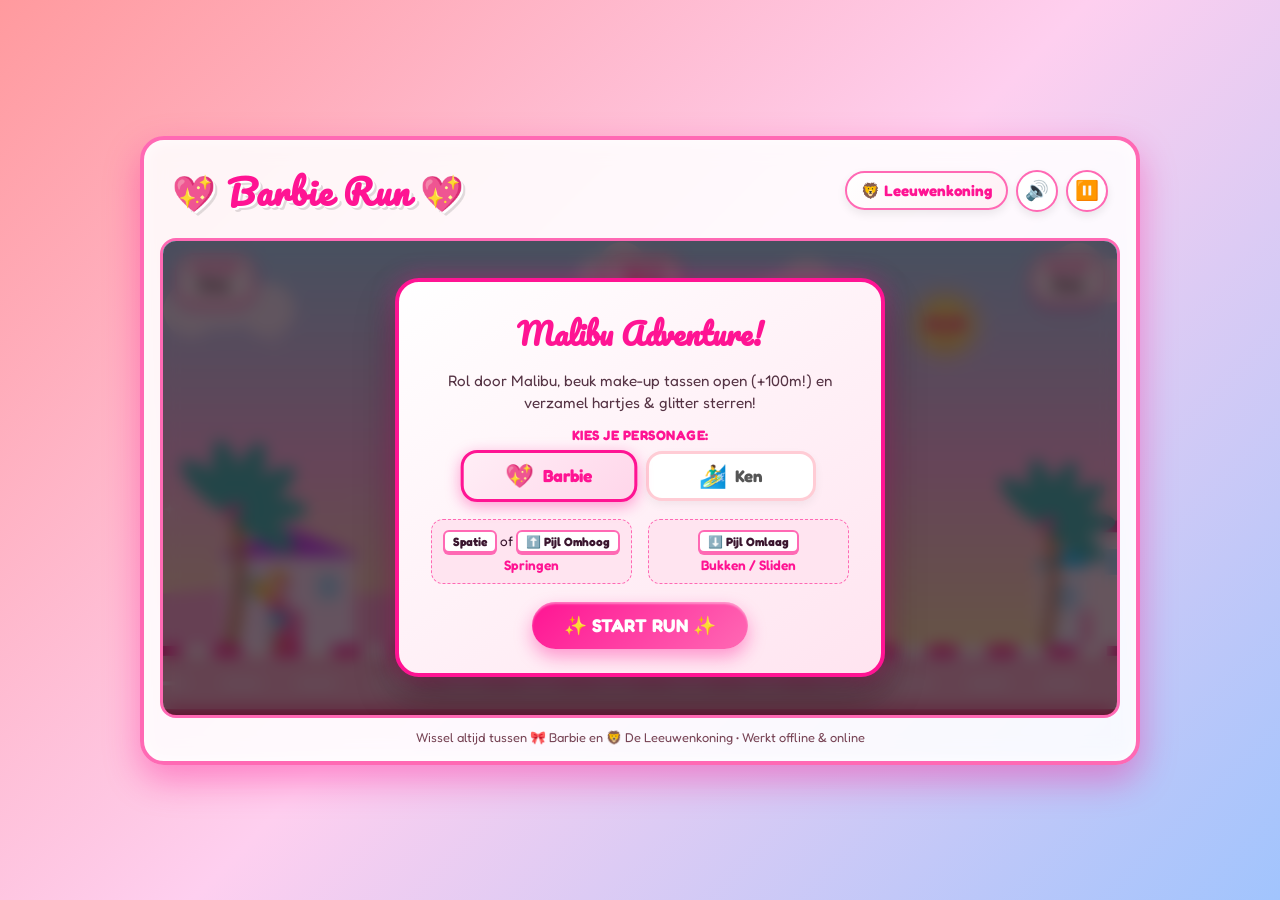
<file: index.html>
<!DOCTYPE html>
<html lang="nl">
<head>
  <meta charset="UTF-8">
  <meta name="viewport" content="width=device-width, initial-scale=1.0, maximum-scale=1.0, user-scalable=no">
  <title id="page-title">Barbie Run - Malibu Endless Runner</title>
  <link rel="preconnect" href="https://fonts.googleapis.com">
  <link rel="preconnect" href="https://fonts.gstatic.com" crossorigin>
  <link href="https://fonts.googleapis.com/css2?family=Fredoka:wght@400;600;700&family=Pacifico&family=Cinzel:wght@700&display=swap" rel="stylesheet">
  <link rel="stylesheet" href="css/style.css">
</head>
<body class="theme-barbie">
  <div id="game-container">
    <!-- Header / Brand -->
    <header class="game-header">
      <h1 id="main-logo" class="logo-title">💖 Barbie Run 💖</h1>
      <div class="header-controls">
        <button id="theme-btn" class="theme-switch-btn" title="Wissel tussen Barbie en Leeuwenkoning">🦁 Leeuwenkoning</button>
        <button id="sound-btn" class="icon-btn" title="Geluid aan/uit" aria-label="Geluid aan/uit">🔊</button>
        <button id="pause-btn" class="icon-btn" title="Pauzeren" aria-label="Pauzeren">⏸️</button>
      </div>
    </header>

    <!-- Game Viewport -->
    <div class="canvas-wrapper">
      <canvas id="gameCanvas" width="960" height="480"></canvas>

      <!-- In-Game HUD Overlay -->
      <div id="hud" class="hud-overlay">
        <div class="hud-item score-box">
          <span class="hud-label">AFSTAND</span>
          <span id="score-val" class="hud-value">0 m</span>
        </div>
        <div class="hud-item hearts-box">
          <span id="collectible-label" class="hud-label">HARTJES</span>
          <span id="hearts-val" class="hud-value">💖 0</span>
        </div>
        <div class="hud-item highscore-box">
          <span class="hud-label">RECORD</span>
          <span id="highscore-val" class="hud-value">0 m</span>
        </div>
        <div id="powerup-indicator" class="powerup-badge hidden">
          ✨ SPARKLE SHIELD: <span id="powerup-timer">5s</span>
        </div>
      </div>

      <!-- Start Screen Modal -->
      <div id="start-screen" class="screen-modal">
        <div class="modal-card">
          <h2 id="start-title" class="sparkle-title">Malibu Adventure!</h2>
          <p id="start-tagline" class="tagline">Rol door Malibu, beuk make-up tassen open (+100m!) en verzamel magische hartjes & glitter sterren!</p>
          
          <!-- Character Selector (Dynamically populated based on active theme) -->
          <div class="character-select-container">
            <span class="select-label">Kies je personage:</span>
            <div id="char-picker-start" class="character-picker">
              <!-- Dynamically rendered -->
            </div>
          </div>

          <div class="controls-guide">
            <div class="guide-item">
              <span class="key-badge">Spatie</span> of <span class="key-badge">⬆️ Pijl Omhoog</span>
              <p id="guide-jump-text">Springen</p>
            </div>
            <div class="guide-item">
              <span class="key-badge">⬇️ Pijl Omlaag</span>
              <p id="guide-slide-text">Bukken / Sliden</p>
            </div>
          </div>

          <button id="start-btn" class="pink-btn pulse">✨ START RUN ✨</button>
        </div>
      </div>

      <!-- Pause Screen Modal -->
      <div id="pause-screen" class="screen-modal hidden">
        <div class="modal-card">
          <h2 id="pause-title">Even Pauzeren... 🏖️</h2>
          <p id="pause-message">Barbie neemt even een slokje van haar smoothie!</p>
          <button id="resume-btn" class="pink-btn">Verder Spelen ▶️</button>
        </div>
      </div>

      <!-- Game Over Modal -->
      <div id="gameover-screen" class="screen-modal hidden">
        <div class="modal-card">
          <h2 id="gameover-title" class="gameover-title">Oeps! Uit de bocht! 💅</h2>
          <div class="results-box">
            <div class="result-row">
              <span>Afgelegde Afstand:</span>
              <strong id="final-score">0 m</strong>
            </div>
            <div class="result-row">
              <span id="final-collectible-label">Verzamelde Hartjes:</span>
              <strong id="final-hearts">0</strong>
            </div>
            <div class="result-row highlight-row">
              <span>Beste Record:</span>
              <strong id="final-highscore">0 m</strong>
            </div>
          </div>
          <div class="character-select-container">
            <span class="select-label">Speel als:</span>
            <div id="char-picker-gameover" class="character-picker">
              <!-- Dynamically rendered -->
            </div>
          </div>
          <button id="restart-btn" class="pink-btn pulse">🔄 OPNIEUW PROBEREN</button>
        </div>
      </div>
    </div>

    <!-- On-screen mobile touch controls -->
    <div id="touch-controls" class="touch-controls">
      <button id="touch-slide" class="touch-btn slide-btn">
        <span>⬇️</span>
        <label id="touch-slide-label">BUKKEN</label>
      </button>
      <button id="touch-jump" class="touch-btn jump-btn">
        <span>⬆️</span>
        <label id="touch-jump-label">SPRINGEN</label>
      </button>
    </div>

    <!-- Footer Info -->
    <footer class="game-footer">
      <p id="footer-text">Wissel altijd tussen 🎀 Barbie en 🦁 De Leeuwenkoning • Werkt offline & online</p>
    </footer>
  </div>

  <!-- Scripts -->
  <script src="js/audio.js"></script>
  <script src="js/background.js"></script>
  <script src="js/collectibles.js"></script>
  <script src="js/obstacles.js"></script>
  <script src="js/player.js"></script>
  <script src="js/controls.js"></script>
  <script src="js/game.js"></script>
</body>
</html>
</file>
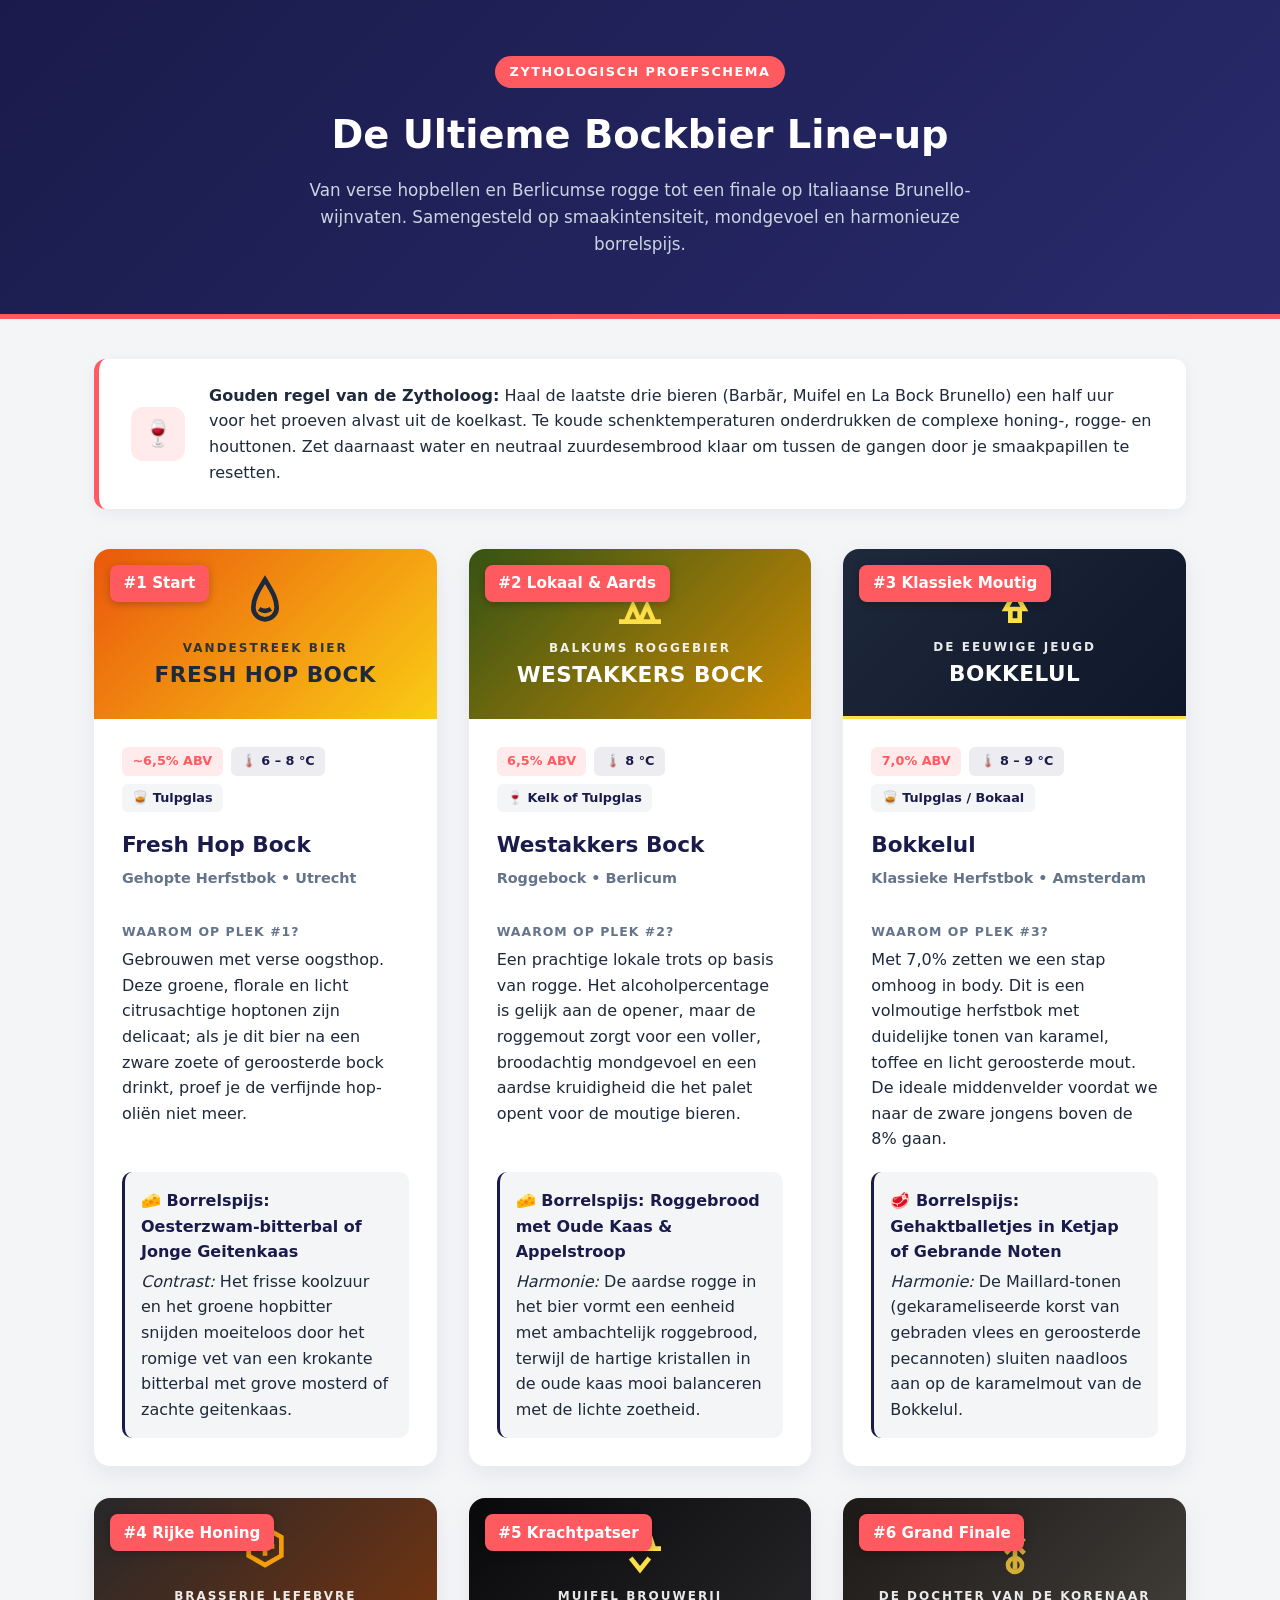
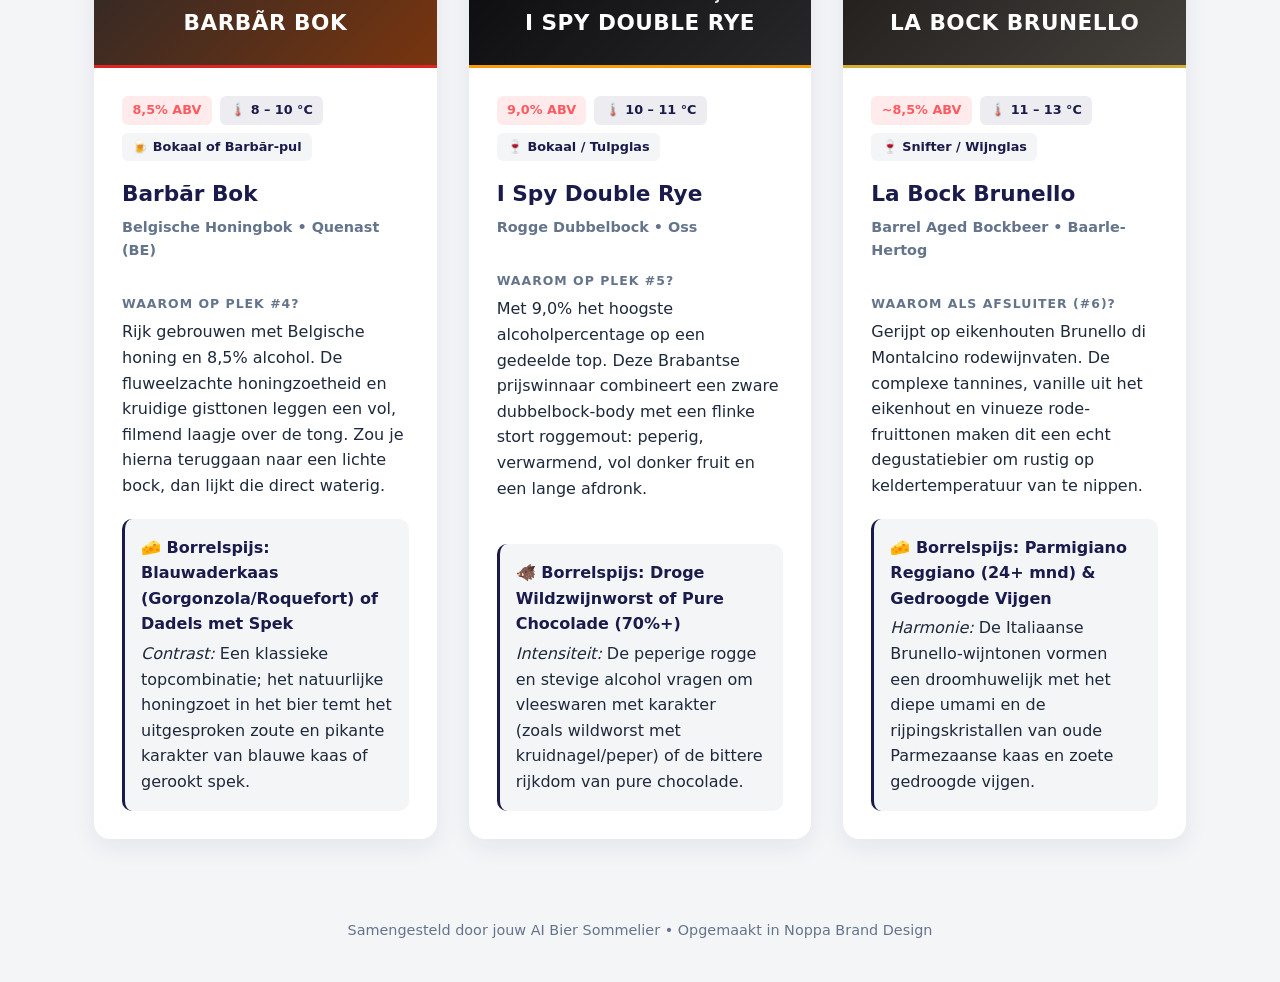
<file: Lent-Bockbier-avond_01.html>
<!DOCTYPE html>
<html lang="nl">
<head>
    <meta charset="UTF-8">
    <meta name="viewport" content="width=device-width, initial-scale=1.0">
    <title>Zythologische Bockbier Proeverij | Noppa Style</title>
    <style>
        :root {
            --noppa-indigo: #1A1B4B;
            --noppa-indigo-light: #282A6B;
            --noppa-coral: #FF5A5F;
            --noppa-gray: #F4F5F7;
            --noppa-white: #FFFFFF;
            --noppa-text: #1E293B;
            --noppa-muted: #64748B;
            --gold-accent: #D97706;
        }

        * {
            box-sizing: border-box;
            margin: 0;
            padding: 0;
        }

        body {
            font-family: 'Segoe UI', system-ui, -apple-system, sans-serif;
            background-color: var(--noppa-gray);
            color: var(--noppa-text);
            line-height: 1.6;
        }

        /* Header */
        header {
            background: linear-gradient(135deg, var(--noppa-indigo) 0%, var(--noppa-indigo-light) 100%);
            color: var(--noppa-white);
            padding: 3.5rem 1.5rem;
            text-align: center;
            border-bottom: 5px solid var(--noppa-coral);
        }

        header .badge {
            display: inline-block;
            background-color: var(--noppa-coral);
            color: var(--noppa-white);
            font-weight: 700;
            font-size: 0.8rem;
            text-transform: uppercase;
            letter-spacing: 1.5px;
            padding: 0.35rem 0.9rem;
            border-radius: 999px;
            margin-bottom: 1rem;
        }

        header h1 {
            font-size: 2.4rem;
            font-weight: 800;
            margin-bottom: 0.75rem;
        }

        header p {
            max-width: 680px;
            margin: 0 auto;
            color: #CBD5E1;
            font-size: 1.05rem;
        }

        .container {
            max-width: 1140px;
            margin: 0 auto;
            padding: 2.5rem 1.5rem;
        }

        /* Intro & Tip Banner */
        .sommelier-tip {
            background-color: var(--noppa-white);
            border-left: 5px solid var(--noppa-coral);
            border-radius: 12px;
            padding: 1.5rem 2rem;
            margin-bottom: 2.5rem;
            box-shadow: 0 4px 15px rgba(26, 27, 75, 0.06);
            display: flex;
            align-items: center;
            gap: 1.5rem;
        }

        .sommelier-tip-icon {
            background-color: rgba(255, 90, 95, 0.12);
            color: var(--noppa-coral);
            width: 54px;
            height: 54px;
            border-radius: 12px;
            display: flex;
            align-items: center;
            justify-content: center;
            font-size: 1.6rem;
            flex-shrink: 0;
        }

        /* Tasting Grid */
        .tasting-grid {
            display: grid;
            grid-template-columns: repeat(auto-fit, minmax(340px, 1fr));
            gap: 2rem;
        }

        .beer-card {
            background-color: var(--noppa-white);
            border-radius: 16px;
            overflow: hidden;
            box-shadow: 0 8px 24px rgba(26, 27, 75, 0.07);
            transition: transform 0.2s ease, box-shadow 0.2s ease;
            display: flex;
            flex-direction: column;
            position: relative;
        }

        .beer-card:hover {
            transform: translateY(-4px);
            box-shadow: 0 12px 30px rgba(26, 27, 75, 0.12);
        }

        .step-badge {
            position: absolute;
            top: 1rem;
            left: 1rem;
            background-color: var(--noppa-coral);
            color: var(--noppa-white);
            font-weight: 800;
            font-size: 0.95rem;
            padding: 0.4rem 0.85rem;
            border-radius: 8px;
            z-index: 2;
            box-shadow: 0 2px 8px rgba(0, 0, 0, 0.25);
        }

        /* Brewery Visual Banner (Overgenomen van etiket-stijl) */
        .brewery-visual {
            height: 170px;
            display: flex;
             flex-direction: column;
            align-items: center;
            justify-content: center;
            padding: 1.5rem;
            text-align: center;
            position: relative;
            color: var(--noppa-white);
        }

        .brewery-visual svg {
            width: 56px;
            height: 56px;
            margin-bottom: 0.5rem;
        }

        .brewery-visual .brewery-label {
            font-size: 0.75rem;
            text-transform: uppercase;
            letter-spacing: 2px;
            opacity: 0.9;
            font-weight: 700;
        }

        .brewery-visual .label-art-title {
            font-size: 1.35rem;
            font-weight: 900;
            letter-spacing: 0.5px;
        }

        /* Etiket Kleurthema's van de foto */
        .theme-vandestreek { background: linear-gradient(135deg, #EA580C 0%, #FACC15 100%); color: #1E293B; }
        .theme-westakkers { background: linear-gradient(135deg, #365314 0%, #CA8A04 100%); }
        .theme-eeuwigejeugd { background: linear-gradient(135deg, #1E293B 0%, #0F172A 100%); border-bottom: 3px solid #FDE047; }
        .theme-barbar { background: linear-gradient(135deg, #27272A 0%, #78350F 100%); border-bottom: 3px solid #DC2626; }
        .theme-muifel { background: linear-gradient(135deg, #09090B 0%, #27272A 100%); border-bottom: 3px solid #F59E0B; }
        .theme-korenaar { background: linear-gradient(135deg, #1C1917 0%, #44403C 100%); border-bottom: 3px solid #D4AF37; }

        .card-body {
            padding: 1.75rem;
            display: flex;
            flex-direction: column;
            flex-grow: 1;
        }

        .beer-meta {
            display: flex;
            gap: 0.5rem;
            flex-wrap: wrap;
            margin-bottom: 1rem;
        }

        .meta-pill {
            font-size: 0.8rem;
            font-weight: 700;
            padding: 0.25rem 0.65rem;
            border-radius: 6px;
            background-color: var(--noppa-gray);
            color: var(--noppa-indigo);
        }

        .meta-pill.temp {
            background-color: rgba(26, 27, 75, 0.08);
            color: var(--noppa-indigo);
        }

        .meta-pill.abv {
            background-color: rgba(255, 90, 95, 0.12);
            color: var(--noppa-coral);
        }

        .card-body h2 {
            font-size: 1.35rem;
            color: var(--noppa-indigo);
            margin-bottom: 0.25rem;
        }

        .card-body .style-sub {
            font-size: 0.9rem;
            color: var(--noppa-muted);
            font-weight: 600;
            margin-bottom: 1rem;
        }

        .section-title {
            font-size: 0.78rem;
            text-transform: uppercase;
            letter-spacing: 1px;
            color: var(--noppa-muted);
            font-weight: 700;
            margin-top: 1rem;
            margin-bottom: 0.35rem;
        }

        .pairing-box {
            margin-top: auto;
            padding-top: 1.25rem;
        }

        .pairing-inner {
            background-color: var(--noppa-gray);
            border-radius: 10px;
            padding: 1rem;
            border-left: 3px solid var(--noppa-indigo);
        }

        .pairing-inner strong {
            color: var(--noppa-indigo);
            display: block;
            margin-bottom: 0.25rem;
        }

        footer {
            text-align: center;
            padding: 2.5rem 1.5rem;
            color: var(--noppa-muted);
            font-size: 0.9rem;
        }
    </style>
</head>
<body>

<header>
    <span class="badge">Zythologisch Proefschema</span>
    <h1>De Ultieme Bockbier Line-up</h1>
    <p>Van verse hopbellen en Berlicumse rogge tot een finale op Italiaanse Brunello-wijnvaten. Samengesteld op smaakintensiteit, mondgevoel en harmonieuze borrelspijs.</p>
</header>

<div class="container">

    <div class="sommelier-tip">
        <div class="sommelier-tip-icon">🍷</div>
        <div>
            <strong>Gouden regel van de Zytholoog:</strong>
            Haal de laatste drie bieren (Barbãr, Muifel en La Bock Brunello) een half uur voor het proeven alvast uit de koelkast. Te koude schenktemperaturen onderdrukken de complexe honing-, rogge- en houttonen. Zet daarnaast water en neutraal zuurdesembrood klaar om tussen de gangen door je smaakpapillen te resetten.
        </div>
    </div>

    <div class="tasting-grid">

        <!-- BIER 1: VANDESTREEK -->
        <article class="beer-card">
            <span class="step-badge">#1 Start</span>
            <div class="brewery-visual theme-vandestreek">
                <!-- Hopbellen & Glas Illustratie conform etiket -->
                <svg viewBox="0 0 24 24" fill="none" stroke="currentColor" stroke-width="2">
                    <path d="M12 2C9 7 7 10 7 14a5 5 0 0 0 10 0c0-4-2-7-5-12z"/>
                    <path d="M9.5 14.5c1.5 1 3.5 1 5 0"/>
                </svg>
                <span class="brewery-label">Vandestreek Bier</span>
                <span class="label-art-title">FRESH HOP BOCK</span>
            </div>
            <div class="card-body">
                <div class="beer-meta">
                    <span class="meta-pill abv">~6,5% ABV</span>
                    <span class="meta-pill temp">🌡️ 6 – 8 °C</span>
                    <span class="meta-pill">🥃 Tulpglas</span>
                </div>
                <h2>Fresh Hop Bock</h2>
                <p class="style-sub">Gehopte Herfstbok • Utrecht</p>
                
                <div class="section-title">Waarom op plek #1?</div>
                <p>Gebrouwen met verse oogsthop. Deze groene, florale en licht citrusachtige hoptonen zijn delicaat; als je dit bier na een zware zoete of geroosterde bock drinkt, proef je de verfijnde hop-oliën niet meer.</p>

                <div class="pairing-box">
                    <div class="pairing-inner">
                        <strong>🧀 Borrelspijs: Oesterzwam-bitterbal of Jonge Geitenkaas</strong>
                        <em>Contrast:</em> Het frisse koolzuur en het groene hopbitter snijden moeiteloos door het romige vet van een krokante bitterbal met grove mosterd of zachte geitenkaas.
                    </div>
                </div>
            </div>
        </article>

        <!-- BIER 2: WESTAKKERS BOCK -->
        <article class="beer-card">
            <span class="step-badge">#2 Lokaal & Aards</span>
            <div class="brewery-visual theme-westakkers">
                <!-- Hooimijten & Zon Illustratie conform Westakkers etiket -->
                <svg viewBox="0 0 24 24" fill="none" stroke="#FDE047" stroke-width="2">
                    <circle cx="12" cy="7" r="3"/>
                    <path d="M3 20h18M6 20l3-7 3 7M12 20l3-7 3 7"/>
                </svg>
                <span class="brewery-label">Balkums Roggebier</span>
                <span class="label-art-title">WESTAKKERS BOCK</span>
            </div>
            <div class="card-body">
                <div class="beer-meta">
                    <span class="meta-pill abv">6,5% ABV</span>
                    <span class="meta-pill temp">🌡️ 8 °C</span>
                    <span class="meta-pill">🍷 Kelk of Tulpglas</span>
                </div>
                <h2>Westakkers Bock</h2>
                <p class="style-sub">Roggebock • Berlicum</p>
                
                <div class="section-title">Waarom op plek #2?</div>
                <p>Een prachtige lokale trots op basis van rogge. Het alcoholpercentage is gelijk aan de opener, maar de roggemout zorgt voor een voller, broodachtig mondgevoel en een aardse kruidigheid die het palet opent voor de moutige bieren.</p>

                <div class="pairing-box">
                    <div class="pairing-inner">
                        <strong>🧀 Borrelspijs: Roggebrood met Oude Kaas & Appelstroop</strong>
                        <em>Harmonie:</em> De aardse rogge in het bier vormt een eenheid met ambachtelijk roggebrood, terwijl de hartige kristallen in de oude kaas mooi balanceren met de lichte zoetheid.
                    </div>
                </div>
            </div>
        </article>

        <!-- BIER 3: BOKKELUL -->
        <article class="beer-card">
            <span class="step-badge">#3 Klassiek Moutig</span>
            <div class="brewery-visual theme-eeuwigejeugd">
                <!-- Bok-figuur Illustratie conform etiket -->
                <svg viewBox="0 0 24 24" fill="none" stroke="#FDE047" stroke-width="2">
                    <path d="M5 4c2 0 4 2 4 5M19 4c-2 0-4 2-4 5"/>
                    <polygon points="12 8 8 15 16 15 12 8"/>
                    <path d="M10 15v5h4v-5"/>
                </svg>
                <span class="brewery-label">De Eeuwige Jeugd</span>
                <span class="label-art-title">BOKKELUL</span>
            </div>
            <div class="card-body">
                <div class="beer-meta">
                    <span class="meta-pill abv">7,0% ABV</span>
                    <span class="meta-pill temp">🌡️ 8 – 9 °C</span>
                    <span class="meta-pill">🥃 Tulpglas / Bokaal</span>
                </div>
                <h2>Bokkelul</h2>
                <p class="style-sub">Klassieke Herfstbok • Amsterdam</p>
                
                <div class="section-title">Waarom op plek #3?</div>
                <p>Met 7,0% zetten we een stap omhoog in body. Dit is een volmoutige herfstbok met duidelijke tonen van karamel, toffee en licht geroosterde mout. De ideale middenvelder voordat we naar de zware jongens boven de 8% gaan.</p>

                <div class="pairing-box">
                    <div class="pairing-inner">
                        <strong>🥩 Borrelspijs: Gehaktballetjes in Ketjap of Gebrande Noten</strong>
                        <em>Harmonie:</em> De Maillard-tonen (gekarameliseerde korst van gebraden vlees en geroosterde pecannoten) sluiten naadloos aan op de karamelmout van de Bokkelul.
                    </div>
                </div>
            </div>
        </article>

        <!-- BIER 4: BARBAR BOK -->
        <article class="beer-card">
            <span class="step-badge">#4 Rijke Honing</span>
            <div class="brewery-visual theme-barbar">
                <!-- Geometrisch Kruis/Honingraat conform Barbãr etiket -->
                <svg viewBox="0 0 24 24" fill="none" stroke="#F59E0B" stroke-width="2">
                    <polygon points="12 2 19 6 19 14 12 18 5 14 5 6 12 2"/>
                    <path d="M12 6v8M8 10h8"/>
                </svg>
                <span class="brewery-label">Brasserie Lefebvre</span>
                <span class="label-art-title">BARBÃR BOK</span>
            </div>
            <div class="card-body">
                <div class="beer-meta">
                    <span class="meta-pill abv">8,5% ABV</span>
                    <span class="meta-pill temp">🌡️ 8 – 10 °C</span>
                    <span class="meta-pill">🍺 Bokaal of Barbãr-pul</span>
                </div>
                <h2>Barbãr Bok</h2>
                <p class="style-sub">Belgische Honingbok • Quenast (BE)</p>
                
                <div class="section-title">Waarom op plek #4?</div>
                <p>Rijk gebrouwen met Belgische honing en 8,5% alcohol. De fluweelzachte honingzoetheid en kruidige gisttonen leggen een vol, filmend laagje over de tong. Zou je hierna teruggaan naar een lichte bock, dan lijkt die direct waterig.</p>

                <div class="pairing-box">
                    <div class="pairing-inner">
                        <strong>🧀 Borrelspijs: Blauwaderkaas (Gorgonzola/Roquefort) of Dadels met Spek</strong>
                        <em>Contrast:</em> Een klassieke topcombinatie; het natuurlijke honingzoet in het bier temt het uitgesproken zoute en pikante karakter van blauwe kaas of gerookt spek.
                    </div>
                </div>
            </div>
        </article>

        <!-- BIER 5: MUIFEL I SPY DOUBLE RYE -->
        <article class="beer-card">
            <span class="step-badge">#5 Krachtpatser</span>
            <div class="brewery-visual theme-muifel">
                <!-- Spion Hoed & Kraag Illustratie conform Muifel etiket -->
                <svg viewBox="0 0 24 24" fill="none" stroke="#FDE047" stroke-width="2">
                    <path d="M3 11h18M6 11l2-6h8l2 6"/>
                    <path d="M8 15l4 5 4-5"/>
                </svg>
                <span class="brewery-label">Muifel Brouwerij</span>
                <span class="label-art-title">I SPY DOUBLE RYE</span>
            </div>
            <div class="card-body">
                <div class="beer-meta">
                    <span class="meta-pill abv">9,0% ABV</span>
                    <span class="meta-pill temp">🌡️ 10 – 11 °C</span>
                    <span class="meta-pill">🍷 Bokaal / Tulpglas</span>
                </div>
                <h2>I Spy Double Rye</h2>
                <p class="style-sub">Rogge Dubbelbock • Oss</p>
                
                <div class="section-title">Waarom op plek #5?</div>
                <p>Met 9,0% het hoogste alcoholpercentage op een gedeelde top. Deze Brabantse prijswinnaar combineert een zware dubbelbock-body met een flinke stort roggemout: peperig, verwarmend, vol donker fruit en een lange afdronk.</p>

                <div class="pairing-box">
                    <div class="pairing-inner">
                        <strong>🐗 Borrelspijs: Droge Wildzwijnworst of Pure Chocolade (70%+)</strong>
                        <em>Intensiteit:</em> De peperige rogge en stevige alcohol vragen om vleeswaren met karakter (zoals wildworst met kruidnagel/peper) of de bittere rijkdom van pure chocolade.
                    </div>
                </div>
            </div>
        </article>

        <!-- BIER 6: LA BOCK BRUNELLO -->
        <article class="beer-card">
            <span class="step-badge">#6 Grand Finale</span>
            <div class="brewery-visual theme-korenaar">
                <!-- Korenaar & Wijnvat Illustratie conform etiket -->
                <svg viewBox="0 0 24 24" fill="none" stroke="#D4AF37" stroke-width="2">
                    <path d="M12 20V4M8 8l4-4 4 4M8 13l4-4 4 4"/>
                    <circle cx="12" cy="18" r="3"/>
                </svg>
                <span class="brewery-label">De Dochter van de Korenaar</span>
                <span class="label-art-title">LA BOCK BRUNELLO</span>
            </div>
            <div class="card-body">
                <div class="beer-meta">
                    <span class="meta-pill abv">~8,5% ABV</span>
                    <span class="meta-pill temp">🌡️ 11 – 13 °C</span>
                    <span class="meta-pill">🍷 Snifter / Wijnglas</span>
                </div>
                <h2>La Bock Brunello</h2>
                <p class="style-sub">Barrel Aged Bockbeer • Baarle-Hertog</p>
                
                <div class="section-title">Waarom als afsluiter (#6)?</div>
                <p>Gerijpt op eikenhouten Brunello di Montalcino rodewijnvaten. De complexe tannines, vanille uit het eikenhout en vinueze rode-fruittonen maken dit een echt degustatiebier om rustig op keldertemperatuur van te nippen.</p>

                <div class="pairing-box">
                    <div class="pairing-inner">
                        <strong>🧀 Borrelspijs: Parmigiano Reggiano (24+ mnd) & Gedroogde Vijgen</strong>
                        <em>Harmonie:</em> De Italiaanse Brunello-wijntonen vormen een droomhuwelijk met het diepe umami en de rijpingskristallen van oude Parmezaanse kaas en zoete gedroogde vijgen.
                    </div>
                </div>
            </div>
        </article>

    </div>
</div>

<footer>
    Samengesteld door jouw AI Bier Sommelier • Opgemaakt in Noppa Brand Design
</footer>

</body>
</html>
</file>
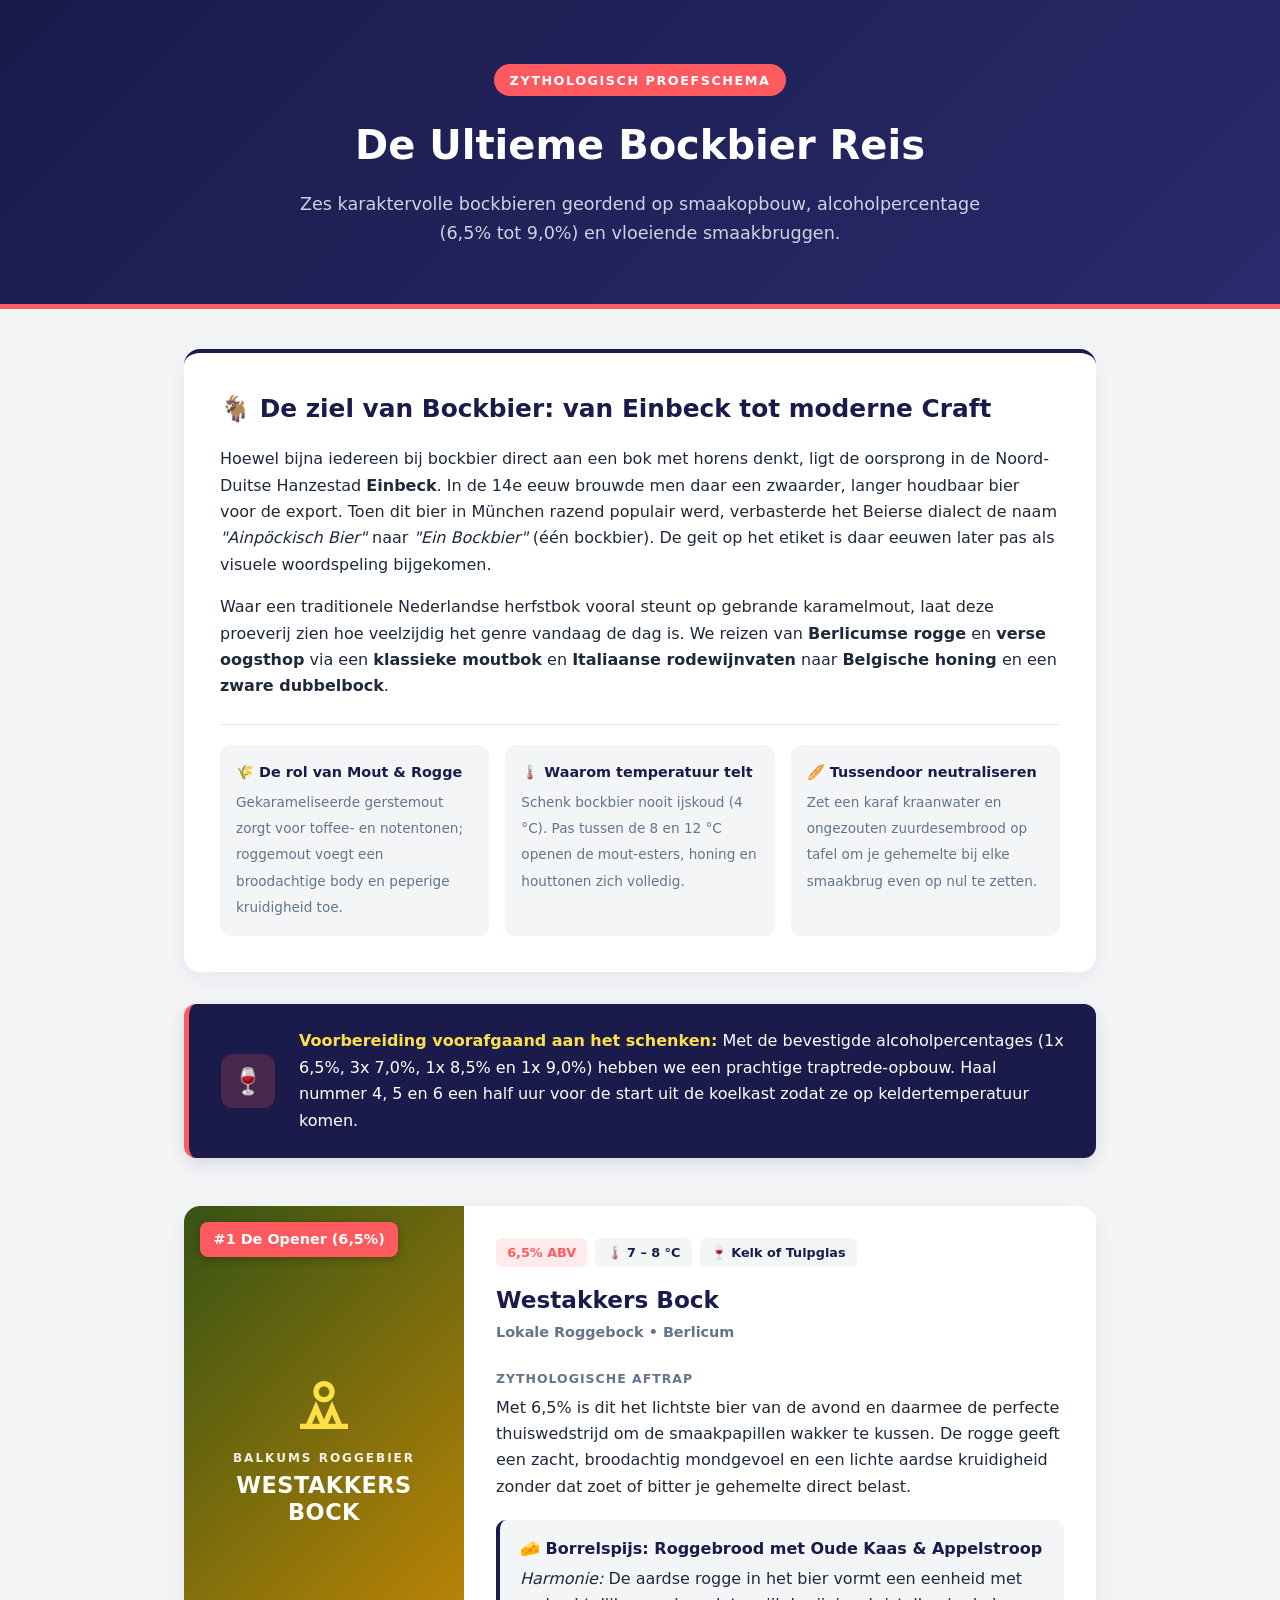
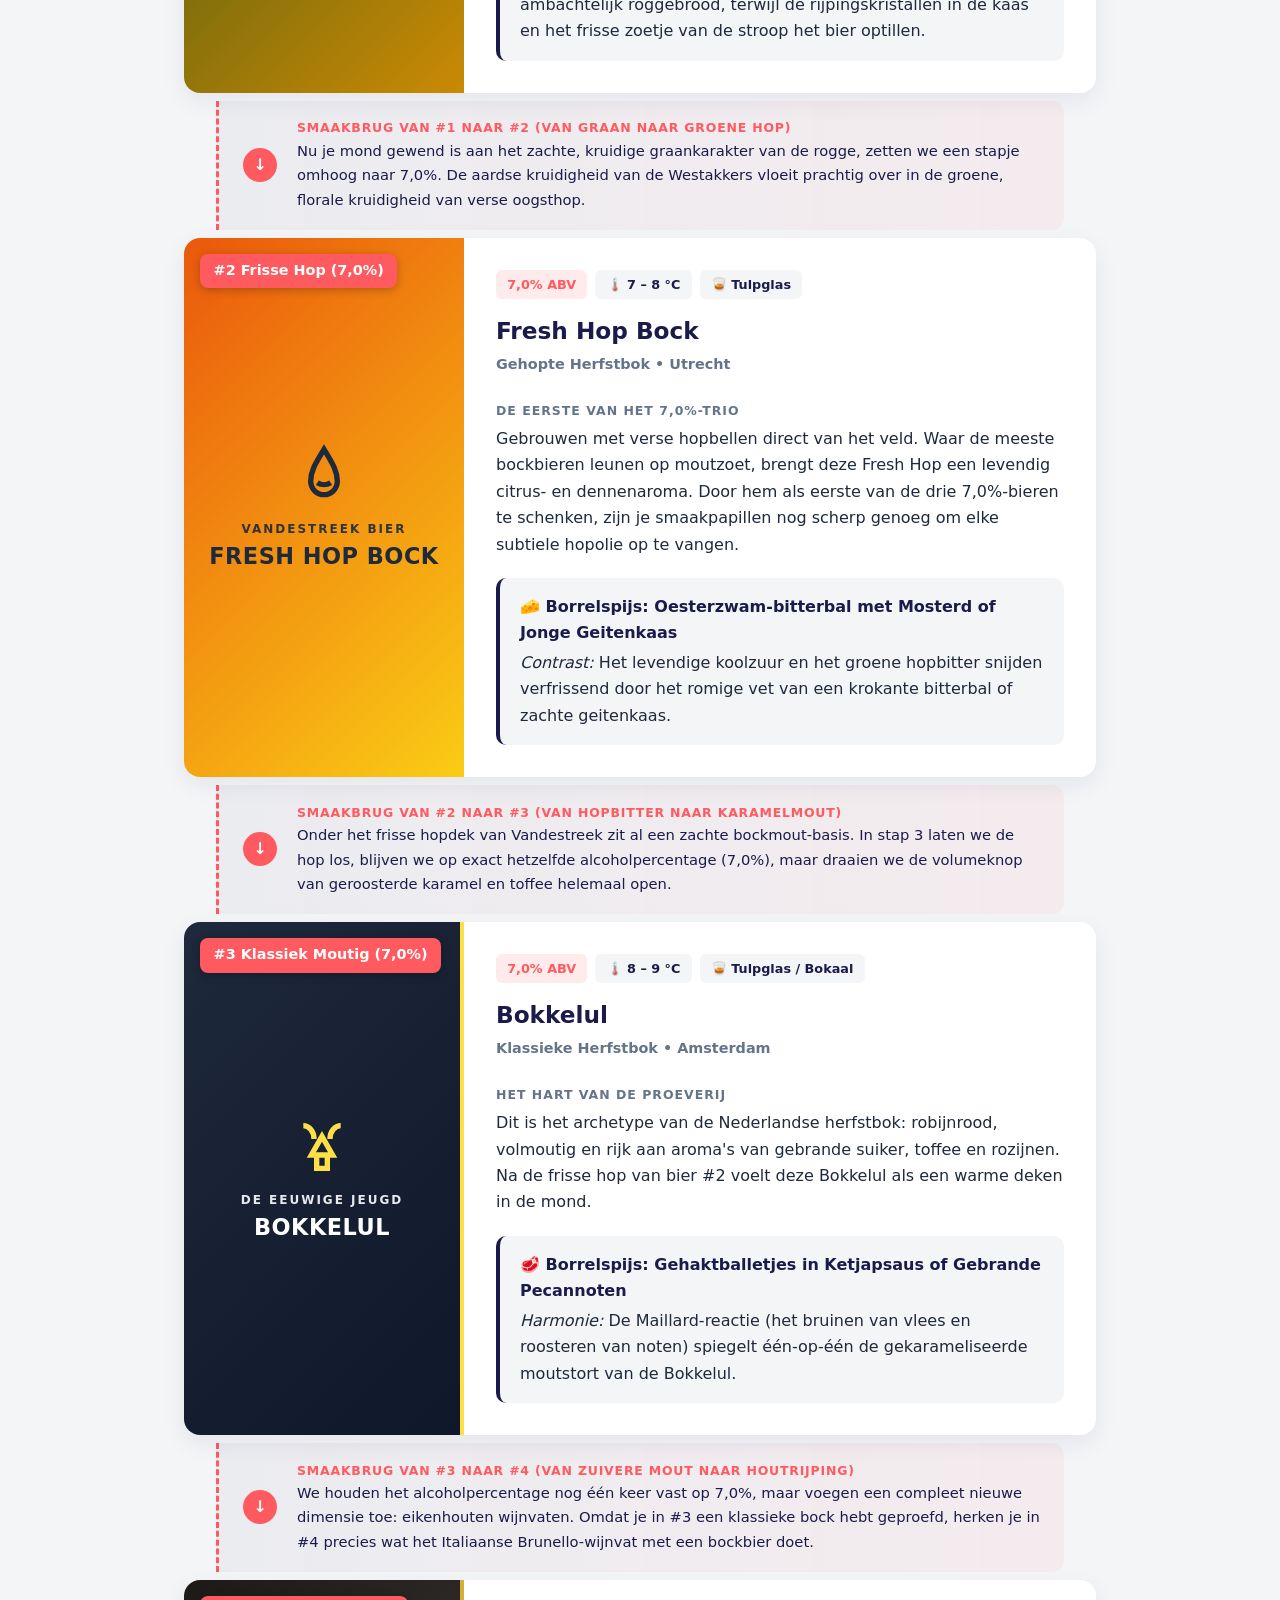
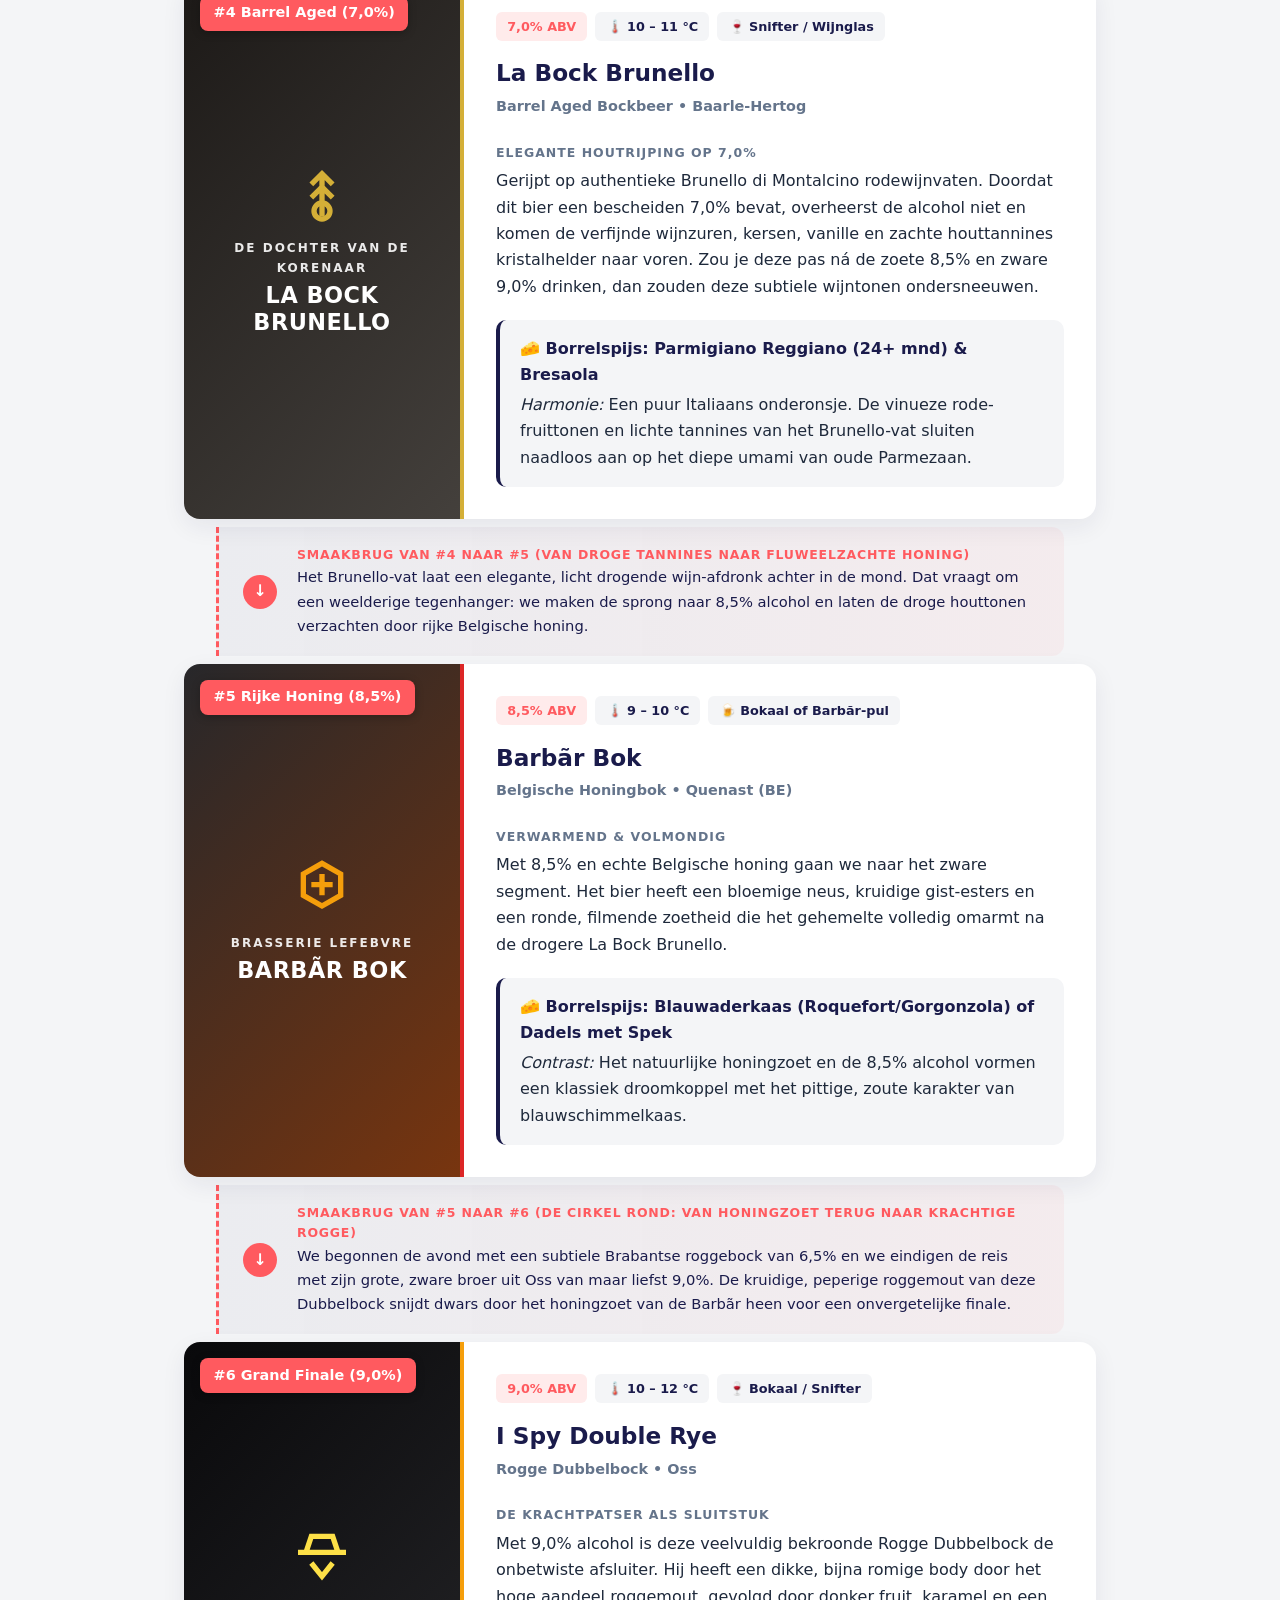
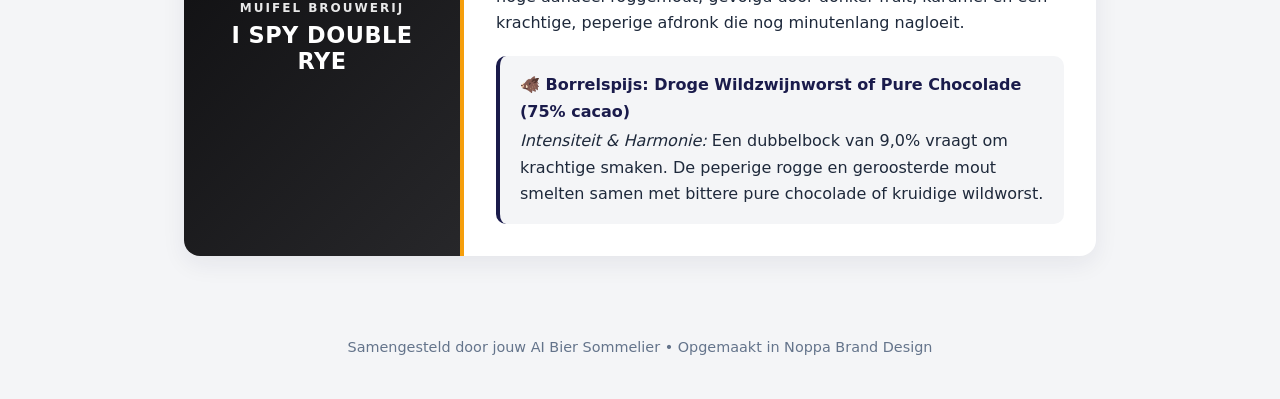
<file: Lent-Bockbier-avond_02.html>
<!DOCTYPE html>
<html lang="nl">
<head>
    <meta charset="UTF-8">
    <meta name="viewport" content="width=device-width, initial-scale=1.0">
    <title>Zythologische Bockbier Proeverij | Noppa Brand Design</title>
    <style>
        :root {
            --noppa-indigo: #1A1B4B;
            --noppa-indigo-light: #282A6B;
            --noppa-coral: #FF5A5F;
            --noppa-gray: #F4F5F7;
            --noppa-white: #FFFFFF;
            --noppa-text: #1E293B;
            --noppa-muted: #64748B;
            --gold-accent: #D97706;
        }

        * {
            box-sizing: border-box;
            margin: 0;
            padding: 0;
        }

        body {
            font-family: 'Segoe UI', system-ui, -apple-system, sans-serif;
            background-color: var(--noppa-gray);
            color: var(--noppa-text);
            line-height: 1.65;
        }

        /* Header */
        header {
            background: linear-gradient(135deg, var(--noppa-indigo) 0%, var(--noppa-indigo-light) 100%);
            color: var(--noppa-white);
            padding: 4rem 1.5rem 3.5rem;
            text-align: center;
            border-bottom: 5px solid var(--noppa-coral);
        }

        header .badge {
            display: inline-block;
            background-color: var(--noppa-coral);
            color: var(--noppa-white);
            font-weight: 700;
            font-size: 0.8rem;
            text-transform: uppercase;
            letter-spacing: 1.5px;
            padding: 0.35rem 1rem;
            border-radius: 999px;
            margin-bottom: 1rem;
        }

        header h1 {
            font-size: 2.5rem;
            font-weight: 800;
            margin-bottom: 0.75rem;
        }

        header p {
            max-width: 720px;
            margin: 0 auto;
            color: #CBD5E1;
            font-size: 1.1rem;
        }

        .container {
            max-width: 960px;
            margin: 0 auto;
            padding: 2.5rem 1.5rem;
        }

        /* Intro Section over Bockbieren */
        .intro-card {
            background-color: var(--noppa-white);
            border-radius: 16px;
            padding: 2.25rem;
            margin-bottom: 2rem;
            box-shadow: 0 8px 24px rgba(26, 27, 75, 0.06);
            border-top: 4px solid var(--noppa-indigo);
        }

        .intro-card h2 {
            color: var(--noppa-indigo);
            font-size: 1.55rem;
            margin-bottom: 1rem;
            display: flex;
            align-items: center;
            gap: 0.6rem;
        }

        .intro-card p {
            margin-bottom: 1rem;
            color: var(--noppa-text);
        }

        .intro-highlights {
            display: grid;
            grid-template-columns: repeat(auto-fit, minmax(220px, 1fr));
            gap: 1rem;
            margin-top: 1.5rem;
            padding-top: 1.25rem;
            border-top: 1px solid #E2E8F0;
        }

        .highlight-item {
            background-color: var(--noppa-gray);
            padding: 1rem;
            border-radius: 10px;
        }

        .highlight-item strong {
            color: var(--noppa-indigo);
            display: block;
            font-size: 0.9rem;
            margin-bottom: 0.25rem;
        }

        .highlight-item span {
            font-size: 0.85rem;
            color: var(--noppa-muted);
        }

        /* Sommelier Tip Banner */
        .sommelier-tip {
            background-color: var(--noppa-indigo);
            color: var(--noppa-white);
            border-left: 5px solid var(--noppa-coral);
            border-radius: 12px;
            padding: 1.5rem 2rem;
            margin-bottom: 3rem;
            box-shadow: 0 6px 18px rgba(26, 27, 75, 0.12);
            display: flex;
            align-items: center;
            gap: 1.5rem;
        }

        .sommelier-tip-icon {
            background-color: rgba(255, 90, 95, 0.2);
            color: var(--noppa-coral);
            width: 54px;
            height: 54px;
            border-radius: 12px;
            display: flex;
            align-items: center;
            justify-content: center;
            font-size: 1.6rem;
            flex-shrink: 0;
        }

        .sommelier-tip strong {
            color: #FDE047;
        }

        /* Timeline / Flow Layout */
        .tasting-timeline {
            display: flex;
            flex-direction: column;
        }

        .beer-card {
            background-color: var(--noppa-white);
            border-radius: 16px;
            overflow: hidden;
            box-shadow: 0 8px 24px rgba(26, 27, 75, 0.07);
            display: grid;
            grid-template-columns: 280px 1fr;
            position: relative;
        }

        @media (max-width: 768px) {
            .beer-card {
                grid-template-columns: 1fr;
            }
        }

        .step-badge {
            position: absolute;
            top: 1rem;
            left: 1rem;
            background-color: var(--noppa-coral);
            color: var(--noppa-white);
            font-weight: 800;
            font-size: 0.9rem;
            padding: 0.35rem 0.85rem;
            border-radius: 8px;
            z-index: 2;
            box-shadow: 0 2px 8px rgba(0, 0, 0, 0.25);
        }

        /* Brewery Visual Banner */
        .brewery-visual {
            display: flex;
            flex-direction: column;
            align-items: center;
            justify-content: center;
            padding: 2rem 1.5rem;
            text-align: center;
            position: relative;
            color: var(--noppa-white);
            min-height: 220px;
        }

        .brewery-visual svg {
            width: 64px;
            height: 64px;
            margin-bottom: 0.75rem;
        }

        .brewery-visual .brewery-label {
            font-size: 0.75rem;
            text-transform: uppercase;
            letter-spacing: 2px;
            opacity: 0.9;
            font-weight: 700;
            margin-bottom: 0.2rem;
        }

        .brewery-visual .label-art-title {
            font-size: 1.4rem;
            font-weight: 900;
            letter-spacing: 0.5px;
            line-height: 1.2;
        }

        /* Etiket Kleurthema's */
        .theme-westakkers { background: linear-gradient(135deg, #365314 0%, #CA8A04 100%); }
        .theme-vandestreek { background: linear-gradient(135deg, #EA580C 0%, #FACC15 100%); color: #1E293B; }
        .theme-eeuwigejeugd { background: linear-gradient(135deg, #1E293B 0%, #0F172A 100%); border-right: 4px solid #FDE047; }
        .theme-korenaar { background: linear-gradient(135deg, #1C1917 0%, #44403C 100%); border-right: 4px solid #D4AF37; }
        .theme-barbar { background: linear-gradient(135deg, #27272A 0%, #78350F 100%); border-right: 4px solid #DC2626; }
        .theme-muifel { background: linear-gradient(135deg, #09090B 0%, #27272A 100%); border-right: 4px solid #F59E0B; }

        .card-body {
            padding: 2rem;
            display: flex;
            flex-direction: column;
        }

        .beer-meta {
            display: flex;
            gap: 0.5rem;
            flex-wrap: wrap;
            margin-bottom: 0.85rem;
        }

        .meta-pill {
            font-size: 0.8rem;
            font-weight: 700;
            padding: 0.25rem 0.7rem;
            border-radius: 6px;
            background-color: var(--noppa-gray);
            color: var(--noppa-indigo);
        }

        .meta-pill.abv {
            background-color: rgba(255, 90, 95, 0.12);
            color: var(--noppa-coral);
        }

        .card-body h2 {
            font-size: 1.45rem;
            color: var(--noppa-indigo);
            margin-bottom: 0.15rem;
        }

        .card-body .style-sub {
            font-size: 0.9rem;
            color: var(--noppa-muted);
            font-weight: 600;
            margin-bottom: 1rem;
        }

        .section-title {
            font-size: 0.78rem;
            text-transform: uppercase;
            letter-spacing: 1px;
            color: var(--noppa-muted);
            font-weight: 700;
            margin-top: 0.5rem;
            margin-bottom: 0.3rem;
        }

        .pairing-box {
            margin-top: 1.25rem;
        }

        .pairing-inner {
            background-color: var(--noppa-gray);
            border-radius: 10px;
            padding: 1rem 1.25rem;
            border-left: 4px solid var(--noppa-indigo);
        }

        .pairing-inner strong {
            color: var(--noppa-indigo);
            display: block;
            margin-bottom: 0.2rem;
        }

        /* Smaakbrug (Vloeiende overgang tussen bieren) */
        .taste-bridge {
            display: flex;
            align-items: center;
            gap: 1.25rem;
            margin: 0.5rem 2rem;
            padding: 1.1rem 1.5rem;
            background: linear-gradient(90deg, rgba(26, 27, 75, 0.04) 0%, rgba(255, 90, 95, 0.06) 100%);
            border-left: 3px dashed var(--noppa-coral);
            border-radius: 0 12px 12px 0;
            color: var(--noppa-indigo);
            font-size: 0.92rem;
        }

        .bridge-icon {
            background-color: var(--noppa-coral);
            color: var(--noppa-white);
            width: 34px;
            height: 34px;
            border-radius: 50%;
            display: flex;
            align-items: center;
            justify-content: center;
            font-weight: 800;
            font-size: 1rem;
            flex-shrink: 0;
        }

        .taste-bridge strong {
            color: var(--noppa-coral);
            text-transform: uppercase;
            font-size: 0.78rem;
            letter-spacing: 0.8px;
            display: block;
        }

        footer {
            text-align: center;
            padding: 2.5rem 1.5rem;
            color: var(--noppa-muted);
            font-size: 0.9rem;
        }
    </style>
</head>
<body>

<header>
    <span class="badge">Zythologisch Proefschema</span>
    <h1>De Ultieme Bockbier Reis</h1>
    <p>Zes karaktervolle bockbieren geordend op smaakopbouw, alcoholpercentage (6,5% tot 9,0%) en vloeiende smaakbruggen.</p>
</header>

<div class="container">

    <!-- INTRODUCTIE OVER BOCKBIER -->
    <section class="intro-card">
        <h2>🐐 De ziel van Bockbier: van Einbeck tot moderne Craft</h2>
        <p>
            Hoewel bijna iedereen bij bockbier direct aan een bok met horens denkt, ligt de oorsprong in de Noord-Duitse Hanzestad <strong>Einbeck</strong>. In de 14e eeuw brouwde men daar een zwaarder, langer houdbaar bier voor de export. Toen dit bier in München razend populair werd, verbasterde het Beierse dialect de naam <em>"Ainpöckisch Bier"</em> naar <em>"Ein Bockbier"</em> (één bockbier). De geit op het etiket is daar eeuwen later pas als visuele woordspeling bijgekomen.
        </p>
        <p>
            Waar een traditionele Nederlandse herfstbok vooral steunt op gebrande karamelmout, laat deze proeverij zien hoe veelzijdig het genre vandaag de dag is. We reizen van <strong>Berlicumse rogge</strong> en <strong>verse oogsthop</strong> via een <strong>klassieke moutbok</strong> en <strong>Italiaanse rodewijnvaten</strong> naar <strong>Belgische honing</strong> en een <strong>zware dubbelbock</strong>.
        </p>
        <div class="intro-highlights">
            <div class="highlight-item">
                <strong>🌾 De rol van Mout & Rogge</strong>
                <span>Gekarameliseerde gerstemout zorgt voor toffee- en notentonen; roggemout voegt een broodachtige body en peperige kruidigheid toe.</span>
            </div>
            <div class="highlight-item">
                <strong>🌡️ Waarom temperatuur telt</strong>
                <span>Schenk bockbier nooit ijskoud (4 °C). Pas tussen de 8 en 12 °C openen de mout-esters, honing en houttonen zich volledig.</span>
            </div>
            <div class="highlight-item">
                <strong>🥖 Tussendoor neutraliseren</strong>
                <span>Zet een karaf kraanwater en ongezouten zuurdesembrood op tafel om je gehemelte bij elke smaakbrug even op nul te zetten.</span>
            </div>
        </div>
    </section>

    <div class="sommelier-tip">
        <div class="sommelier-tip-icon">🍷</div>
        <div>
            <strong>Voorbereiding voorafgaand aan het schenken:</strong>
            Met de bevestigde alcoholpercentages (1x 6,5%, 3x 7,0%, 1x 8,5% en 1x 9,0%) hebben we een prachtige traptrede-opbouw. Haal nummer 4, 5 en 6 een half uur voor de start uit de koelkast zodat ze op keldertemperatuur komen.
        </div>
    </div>

    <div class="tasting-timeline">

        <!-- BIER 1: WESTAKKERS BOCK (6,5%) -->
        <article class="beer-card">
            <span class="step-badge">#1 De Opener (6,5%)</span>
            <div class="brewery-visual theme-westakkers">
                <svg viewBox="0 0 24 24" fill="none" stroke="#FDE047" stroke-width="2">
                    <circle cx="12" cy="7" r="3"/>
                    <path d="M3 20h18M6 20l3-7 3 7M12 20l3-7 3 7"/>
                </svg>
                <span class="brewery-label">Balkums Roggebier</span>
                <span class="label-art-title">WESTAKKERS BOCK</span>
            </div>
            <div class="card-body">
                <div class="beer-meta">
                    <span class="meta-pill abv">6,5% ABV</span>
                    <span class="meta-pill">🌡️ 7 – 8 °C</span>
                    <span class="meta-pill">🍷 Kelk of Tulpglas</span>
                </div>
                <h2>Westakkers Bock</h2>
                <p class="style-sub">Lokale Roggebock • Berlicum</p>
                
                <div class="section-title">Zythologische aftrap</div>
                <p>Met 6,5% is dit het lichtste bier van de avond en daarmee de perfecte thuiswedstrijd om de smaakpapillen wakker te kussen. De rogge geeft een zacht, broodachtig mondgevoel en een lichte aardse kruidigheid zonder dat zoet of bitter je gehemelte direct belast.</p>

                <div class="pairing-box">
                    <div class="pairing-inner">
                        <strong>🧀 Borrelspijs: Roggebrood met Oude Kaas & Appelstroop</strong>
                        <em>Harmonie:</em> De aardse rogge in het bier vormt een eenheid met ambachtelijk roggebrood, terwijl de rijpingskristallen in de kaas en het frisse zoetje van de stroop het bier optillen.
                    </div>
                </div>
            </div>
        </article>

        <!-- SMAAKBRUG 1 -> 2 -->
        <div class="taste-bridge">
            <div class="bridge-icon">↓</div>
            <div>
                <strong>Smaakbrug van #1 naar #2 (Van Graan naar Groene Hop)</strong>
                Nu je mond gewend is aan het zachte, kruidige graankarakter van de rogge, zetten we een stapje omhoog naar 7,0%. De aardse kruidigheid van de Westakkers vloeit prachtig over in de groene, florale kruidigheid van verse oogsthop.
            </div>
        </div>

        <!-- BIER 2: VANDESTREEK FRESH HOP BOCK (7,0%) -->
        <article class="beer-card">
            <span class="step-badge">#2 Frisse Hop (7,0%)</span>
            <div class="brewery-visual theme-vandestreek">
                <svg viewBox="0 0 24 24" fill="none" stroke="currentColor" stroke-width="2">
                    <path d="M12 2C9 7 7 10 7 14a5 5 0 0 0 10 0c0-4-2-7-5-12z"/>
                    <path d="M9.5 14.5c1.5 1 3.5 1 5 0"/>
                </svg>
                <span class="brewery-label">Vandestreek Bier</span>
                <span class="label-art-title">FRESH HOP BOCK</span>
            </div>
            <div class="card-body">
                <div class="beer-meta">
                    <span class="meta-pill abv">7,0% ABV</span>
                    <span class="meta-pill">🌡️ 7 – 8 °C</span>
                    <span class="meta-pill">🥃 Tulpglas</span>
                </div>
                <h2>Fresh Hop Bock</h2>
                <p class="style-sub">Gehopte Herfstbok • Utrecht</p>
                
                <div class="section-title">De eerste van het 7,0%-trio</div>
                <p>Gebrouwen met verse hopbellen direct van het veld. Waar de meeste bockbieren leunen op moutzoet, brengt deze Fresh Hop een levendig citrus- en dennenaroma. Door hem als eerste van de drie 7,0%-bieren te schenken, zijn je smaakpapillen nog scherp genoeg om elke subtiele hopolie op te vangen.</p>

                <div class="pairing-box">
                    <div class="pairing-inner">
                        <strong>🧀 Borrelspijs: Oesterzwam-bitterbal met Mosterd of Jonge Geitenkaas</strong>
                        <em>Contrast:</em> Het levendige koolzuur en het groene hopbitter snijden verfrissend door het romige vet van een krokante bitterbal of zachte geitenkaas.
                    </div>
                </div>
            </div>
        </article>

        <!-- SMAAKBRUG 2 -> 3 -->
        <div class="taste-bridge">
            <div class="bridge-icon">↓</div>
            <div>
                <strong>Smaakbrug van #2 naar #3 (Van Hopbitter naar Karamelmout)</strong>
                Onder het frisse hopdek van Vandestreek zit al een zachte bockmout-basis. In stap 3 laten we de hop los, blijven we op exact hetzelfde alcoholpercentage (7,0%), maar draaien we de volumeknop van geroosterde karamel en toffee helemaal open.
            </div>
        </div>

        <!-- BIER 3: BOKKELUL (7,0%) -->
        <article class="beer-card">
            <span class="step-badge">#3 Klassiek Moutig (7,0%)</span>
            <div class="brewery-visual theme-eeuwigejeugd">
                <svg viewBox="0 0 24 24" fill="none" stroke="#FDE047" stroke-width="2">
                    <path d="M5 4c2 0 4 2 4 5M19 4c-2 0-4 2-4 5"/>
                    <polygon points="12 8 8 15 16 15 12 8"/>
                    <path d="M10 15v5h4v-5"/>
                </svg>
                <span class="brewery-label">De Eeuwige Jeugd</span>
                <span class="label-art-title">BOKKELUL</span>
            </div>
            <div class="card-body">
                <div class="beer-meta">
                    <span class="meta-pill abv">7,0% ABV</span>
                    <span class="meta-pill">🌡️ 8 – 9 °C</span>
                    <span class="meta-pill">🥃 Tulpglas / Bokaal</span>
                </div>
                <h2>Bokkelul</h2>
                <p class="style-sub">Klassieke Herfstbok • Amsterdam</p>
                
                <div class="section-title">Het hart van de proeverij</div>
                <p>Dit is het archetype van de Nederlandse herfstbok: robijnrood, volmoutig en rijk aan aroma's van gebrande suiker, toffee en rozijnen. Na de frisse hop van bier #2 voelt deze Bokkelul als een warme deken in de mond.</p>

                <div class="pairing-box">
                    <div class="pairing-inner">
                        <strong>🥩 Borrelspijs: Gehaktballetjes in Ketjapsaus of Gebrande Pecannoten</strong>
                        <em>Harmonie:</em> De Maillard-reactie (het bruinen van vlees en roosteren van noten) spiegelt één-op-één de gekarameliseerde moutstort van de Bokkelul.
                    </div>
                </div>
            </div>
        </article>

        <!-- SMAAKBRUG 3 -> 4 -->
        <div class="taste-bridge">
            <div class="bridge-icon">↓</div>
            <div>
                <strong>Smaakbrug van #3 naar #4 (Van Zuivere Mout naar Houtrijping)</strong>
                We houden het alcoholpercentage nog één keer vast op 7,0%, maar voegen een compleet nieuwe dimensie toe: eikenhouten wijnvaten. Omdat je in #3 een klassieke bock hebt geproefd, herken je in #4 precies wat het Italiaanse Brunello-wijnvat met een bockbier doet.
            </div>
        </div>

        <!-- BIER 4: LA BOCK BRUNELLO (7,0%) -->
        <article class="beer-card">
            <span class="step-badge">#4 Barrel Aged (7,0%)</span>
            <div class="brewery-visual theme-korenaar">
                <svg viewBox="0 0 24 24" fill="none" stroke="#D4AF37" stroke-width="2">
                    <path d="M12 20V4M8 8l4-4 4 4M8 13l4-4 4 4"/>
                    <circle cx="12" cy="18" r="3"/>
                </svg>
                <span class="brewery-label">De Dochter van de Korenaar</span>
                <span class="label-art-title">LA BOCK BRUNELLO</span>
            </div>
            <div class="card-body">
                <div class="beer-meta">
                    <span class="meta-pill abv">7,0% ABV</span>
                    <span class="meta-pill">🌡️ 10 – 11 °C</span>
                    <span class="meta-pill">🍷 Snifter / Wijnglas</span>
                </div>
                <h2>La Bock Brunello</h2>
                <p class="style-sub">Barrel Aged Bockbeer • Baarle-Hertog</p>
                
                <div class="section-title">Elegante houtrijping op 7,0%</div>
                <p>Gerijpt op authentieke Brunello di Montalcino rodewijnvaten. Doordat dit bier een bescheiden 7,0% bevat, overheerst de alcohol niet en komen de verfijnde wijnzuren, kersen, vanille en zachte houttannines kristalhelder naar voren. Zou je deze pas ná de zoete 8,5% en zware 9,0% drinken, dan zouden deze subtiele wijntonen ondersneeuwen.</p>

                <div class="pairing-box">
                    <div class="pairing-inner">
                        <strong>🧀 Borrelspijs: Parmigiano Reggiano (24+ mnd) & Bresaola</strong>
                        <em>Harmonie:</em> Een puur Italiaans onderonsje. De vinueze rode-fruittonen en lichte tannines van het Brunello-vat sluiten naadloos aan op het diepe umami van oude Parmezaan.
                    </div>
                </div>
            </div>
        </article>

        <!-- SMAAKBRUG 4 -> 5 -->
        <div class="taste-bridge">
            <div class="bridge-icon">↓</div>
            <div>
                <strong>Smaakbrug van #4 naar #5 (Van Droge Tannines naar Fluweelzachte Honing)</strong>
                Het Brunello-vat laat een elegante, licht drogende wijn-afdronk achter in de mond. Dat vraagt om een weelderige tegenhanger: we maken de sprong naar 8,5% alcohol en laten de droge houttonen verzachten door rijke Belgische honing.
            </div>
        </div>

        <!-- BIER 5: BARBAR BOK (8,5%) -->
        <article class="beer-card">
            <span class="step-badge">#5 Rijke Honing (8,5%)</span>
            <div class="brewery-visual theme-barbar">
                <svg viewBox="0 0 24 24" fill="none" stroke="#F59E0B" stroke-width="2">
                    <polygon points="12 2 19 6 19 14 12 18 5 14 5 6 12 2"/>
                    <path d="M12 6v8M8 10h8"/>
                </svg>
                <span class="brewery-label">Brasserie Lefebvre</span>
                <span class="label-art-title">BARBÃR BOK</span>
            </div>
            <div class="card-body">
                <div class="beer-meta">
                    <span class="meta-pill abv">8,5% ABV</span>
                    <span class="meta-pill">🌡️ 9 – 10 °C</span>
                    <span class="meta-pill">🍺 Bokaal of Barbãr-pul</span>
                </div>
                <h2>Barbãr Bok</h2>
                <p class="style-sub">Belgische Honingbok • Quenast (BE)</p>
                
                <div class="section-title">Verwarmend & Volmondig</div>
                <p>Met 8,5% en echte Belgische honing gaan we naar het zware segment. Het bier heeft een bloemige neus, kruidige gist-esters en een ronde, filmende zoetheid die het gehemelte volledig omarmt na de drogere La Bock Brunello.</p>

                <div class="pairing-box">
                    <div class="pairing-inner">
                        <strong>🧀 Borrelspijs: Blauwaderkaas (Roquefort/Gorgonzola) of Dadels met Spek</strong>
                        <em>Contrast:</em> Het natuurlijke honingzoet en de 8,5% alcohol vormen een klassiek droomkoppel met het pittige, zoute karakter van blauwschimmelkaas.
                    </div>
                </div>
            </div>
        </article>

        <!-- SMAAKBRUG 5 -> 6 -->
        <div class="taste-bridge">
            <div class="bridge-icon">↓</div>
            <div>
                <strong>Smaakbrug van #5 naar #6 (De Cirkel Rond: Van Honingzoet terug naar Krachtige Rogge)</strong>
                We begonnen de avond met een subtiele Brabantse roggebock van 6,5% en we eindigen de reis met zijn grote, zware broer uit Oss van maar liefst 9,0%. De kruidige, peperige roggemout van deze Dubbelbock snijdt dwars door het honingzoet van de Barbãr heen voor een onvergetelijke finale.
            </div>
        </div>

        <!-- BIER 6: MUIFEL I SPY DOUBLE RYE (9,0%) -->
        <article class="beer-card">
            <span class="step-badge">#6 Grand Finale (9,0%)</span>
            <div class="brewery-visual theme-muifel">
                <svg viewBox="0 0 24 24" fill="none" stroke="#FDE047" stroke-width="2">
                    <path d="M3 11h18M6 11l2-6h8l2 6"/>
                    <path d="M8 15l4 5 4-5"/>
                </svg>
                <span class="brewery-label">Muifel Brouwerij</span>
                <span class="label-art-title">I SPY DOUBLE RYE</span>
            </div>
            <div class="card-body">
                <div class="beer-meta">
                    <span class="meta-pill abv">9,0% ABV</span>
                    <span class="meta-pill">🌡️ 10 – 12 °C</span>
                    <span class="meta-pill">🍷 Bokaal / Snifter</span>
                </div>
                <h2>I Spy Double Rye</h2>
                <p class="style-sub">Rogge Dubbelbock • Oss</p>
                
                <div class="section-title">De Krachtpatser als Sluitstuk</div>
                <p>Met 9,0% alcohol is deze veelvuldig bekroonde Rogge Dubbelbock de onbetwiste afsluiter. Hij heeft een dikke, bijna romige body door het hoge aandeel roggemout, gevolgd door donker fruit, karamel en een krachtige, peperige afdronk die nog minutenlang nagloeit.</p>

                <div class="pairing-box">
                    <div class="pairing-inner">
                        <strong>🐗 Borrelspijs: Droge Wildzwijnworst of Pure Chocolade (75% cacao)</strong>
                        <em>Intensiteit & Harmonie:</em> Een dubbelbock van 9,0% vraagt om krachtige smaken. De peperige rogge en geroosterde mout smelten samen met bittere pure chocolade of kruidige wildworst.
                    </div>
                </div>
            </div>
        </article>

    </div>
</div>

<footer>
    Samengesteld door jouw AI Bier Sommelier • Opgemaakt in Noppa Brand Design
</footer>

</body>
</html>
</file>
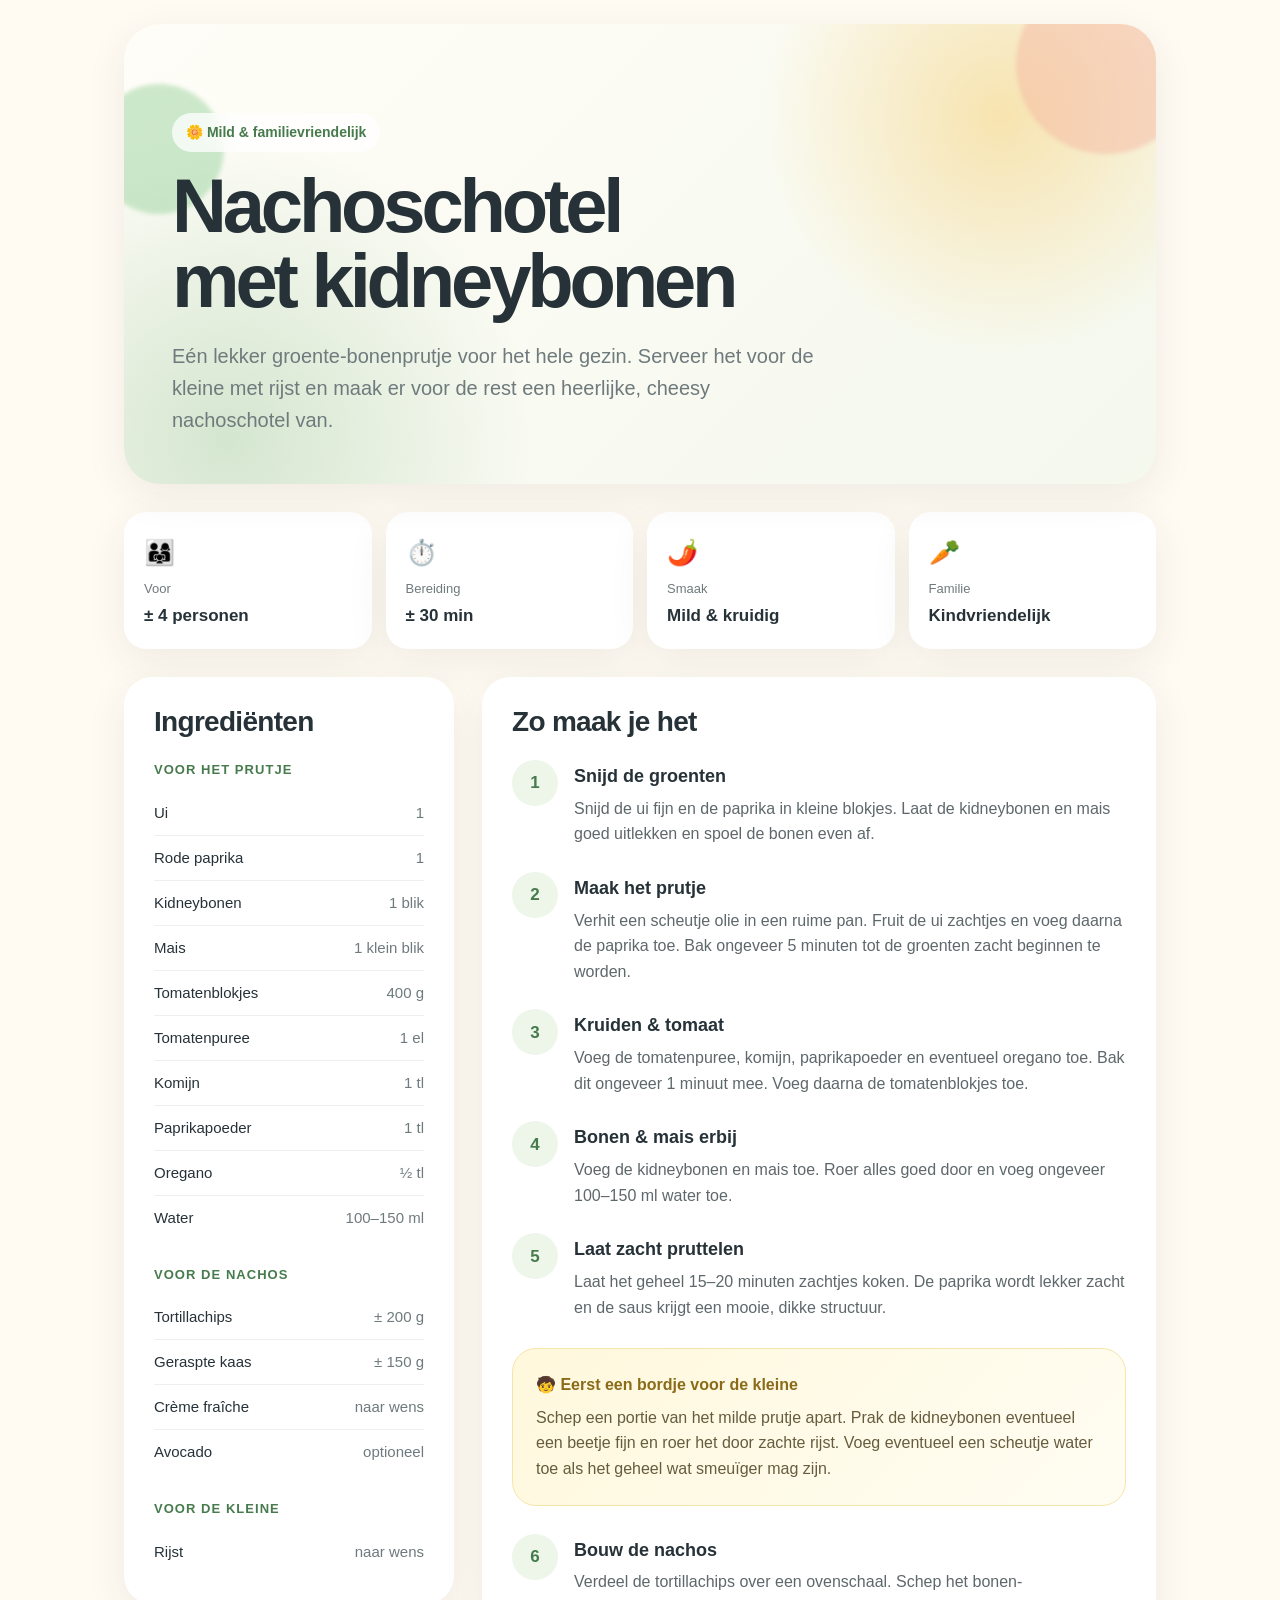
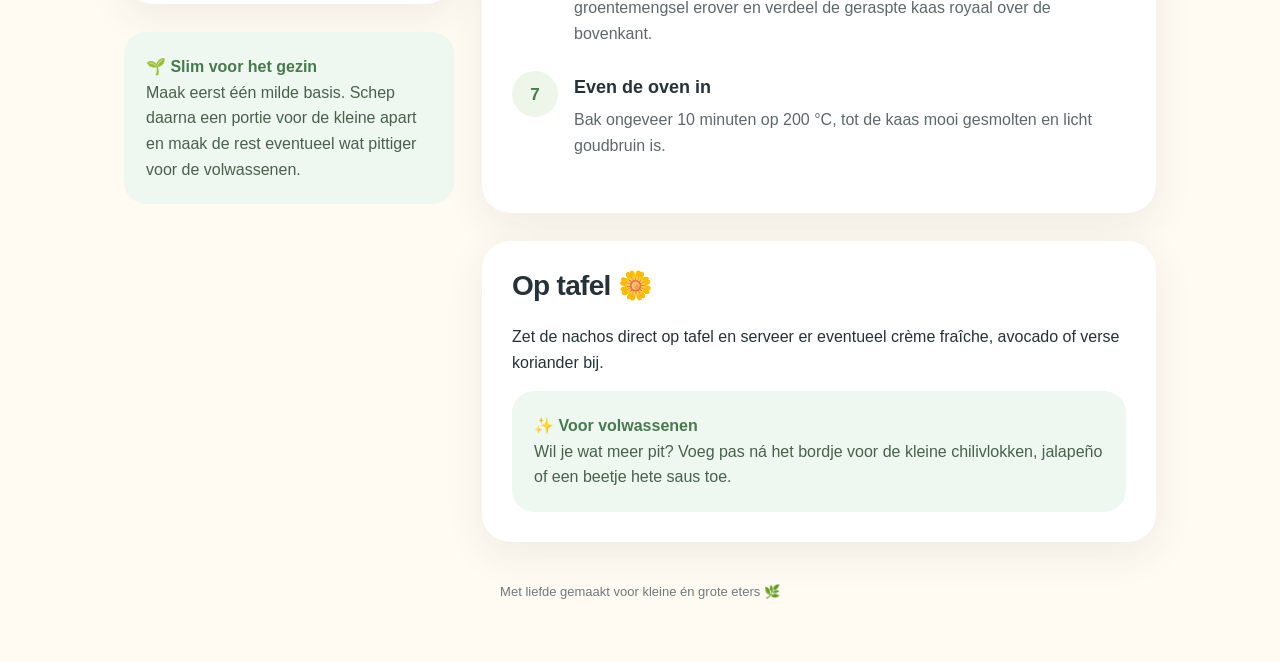
<file: nachoschotel.html>
<!DOCTYPE html>
<html lang="nl">
<head>
  <meta charset="UTF-8" />
  <meta name="viewport" content="width=device-width, initial-scale=1.0" />
  <title>Milde Nachoschotel met Kidneybonen</title>

  <style>
    :root {
      --cream: #fffaf2;
      --white: #ffffff;
      --text: #263238;
      --muted: #6f7a7d;
      --green: #6fae72;
      --green-dark: #477b4d;
      --yellow: #f6c85f;
      --orange: #ef895f;
      --pink: #ed9a9a;
      --blue: #8ec5d6;
      --shadow: 0 12px 40px rgba(47, 58, 50, 0.08);
      --radius: 28px;
    }

    * {
      box-sizing: border-box;
    }

    html {
      scroll-behavior: smooth;
    }

    body {
      margin: 0;
      background: var(--cream);
      color: var(--text);
      font-family:
        -apple-system,
        BlinkMacSystemFont,
        "SF Pro Display",
        "SF Pro Text",
        "Helvetica Neue",
        Arial,
        sans-serif;
      line-height: 1.6;
    }

    .page {
      max-width: 1080px;
      margin: 0 auto;
      padding: 24px;
    }

    /* HERO */

    .hero {
      position: relative;
      overflow: hidden;
      min-height: 460px;
      display: flex;
      align-items: flex-end;
      padding: 48px;
      border-radius: 36px;
      background:
        radial-gradient(circle at 85% 20%, rgba(246, 200, 95, .45), transparent 25%),
        radial-gradient(circle at 10% 90%, rgba(111, 174, 114, .28), transparent 30%),
        linear-gradient(135deg, #fffdf7 0%, #f4f8ed 100%);
      box-shadow: var(--shadow);
      margin-bottom: 28px;
    }

    .hero::before,
    .hero::after {
      content: "";
      position: absolute;
      border-radius: 50%;
      opacity: .5;
      filter: blur(2px);
    }

    .hero::before {
      width: 180px;
      height: 180px;
      background: #f5b7a2;
      right: -40px;
      top: -50px;
    }

    .hero::after {
      width: 130px;
      height: 130px;
      background: #9bd4a0;
      left: -30px;
      top: 60px;
    }

    .hero-content {
      position: relative;
      z-index: 2;
      max-width: 700px;
    }

    .eyebrow {
      display: inline-flex;
      align-items: center;
      gap: 7px;
      padding: 8px 14px;
      border-radius: 999px;
      background: rgba(255, 255, 255, .75);
      backdrop-filter: blur(12px);
      color: var(--green-dark);
      font-size: 14px;
      font-weight: 600;
      margin-bottom: 18px;
    }

    h1 {
      font-size: clamp(42px, 7vw, 76px);
      line-height: .98;
      letter-spacing: -0.055em;
      margin: 0 0 22px;
      font-weight: 750;
    }

    .intro {
      max-width: 650px;
      font-size: 20px;
      color: var(--muted);
      margin: 0;
    }

    /* INFO */

    .info-grid {
      display: grid;
      grid-template-columns: repeat(4, 1fr);
      gap: 14px;
      margin-bottom: 28px;
    }

    .info-card {
      background: var(--white);
      border-radius: 22px;
      padding: 20px;
      box-shadow: var(--shadow);
    }

    .info-icon {
      font-size: 25px;
      margin-bottom: 7px;
    }

    .info-label {
      color: var(--muted);
      font-size: 13px;
      margin-bottom: 2px;
    }

    .info-value {
      font-size: 17px;
      font-weight: 650;
    }

    /* MAIN GRID */

    .content-grid {
      display: grid;
      grid-template-columns: 330px 1fr;
      gap: 28px;
      align-items: start;
    }

    .card {
      background: var(--white);
      border-radius: var(--radius);
      padding: 30px;
      box-shadow: var(--shadow);
      margin-bottom: 28px;
    }

    h2 {
      font-size: 28px;
      line-height: 1.1;
      letter-spacing: -0.025em;
      margin: 0 0 22px;
    }

    h3 {
      margin: 28px 0 12px;
      font-size: 18px;
    }

    /* INGREDIENTS */

    .ingredient-group {
      margin-bottom: 25px;
    }

    .ingredient-group:last-child {
      margin-bottom: 0;
    }

    .ingredient-group-title {
      font-size: 13px;
      font-weight: 700;
      text-transform: uppercase;
      letter-spacing: .08em;
      color: var(--green-dark);
      margin-bottom: 10px;
    }

    .ingredients {
      list-style: none;
      padding: 0;
      margin: 0;
    }

    .ingredients li {
      display: flex;
      justify-content: space-between;
      gap: 15px;
      padding: 10px 0;
      border-bottom: 1px solid #eef0eb;
      font-size: 15px;
    }

    .ingredients li:last-child {
      border-bottom: none;
    }

    .amount {
      color: var(--muted);
      text-align: right;
      white-space: nowrap;
    }

    /* STEPS */

    .step {
      display: grid;
      grid-template-columns: 46px 1fr;
      gap: 16px;
      margin-bottom: 25px;
    }

    .step-number {
      width: 46px;
      height: 46px;
      display: grid;
      place-items: center;
      border-radius: 50%;
      background: #edf6e9;
      color: var(--green-dark);
      font-weight: 750;
      font-size: 17px;
    }

    .step h3 {
      margin: 2px 0 5px;
    }

    .step p {
      margin: 0;
      color: #5e686b;
    }

    /* SPECIAL BOX */

    .little-one {
      background:
        linear-gradient(135deg, #fff8dc, #fffdf3);
      border: 1px solid #f6e5a9;
      border-radius: 24px;
      padding: 23px;
      margin: 28px 0;
    }

    .little-one-title {
      display: flex;
      align-items: center;
      gap: 9px;
      color: #8a6b19;
      font-weight: 700;
      margin-bottom: 7px;
    }

    .little-one p {
      margin: 0;
      color: #665c3e;
    }

    /* TIP */

    .tip {
      background: #eef7f0;
      border-radius: 22px;
      padding: 22px;
      color: #49614c;
    }

    .tip strong {
      color: var(--green-dark);
    }

    /* FOOTER */

    footer {
      text-align: center;
      color: var(--muted);
      font-size: 13px;
      padding: 12px 0 35px;
    }

    /* RESPONSIVE */

    @media (max-width: 800px) {
      .page {
        padding: 14px;
      }

      .hero {
        min-height: 430px;
        padding: 30px 26px;
        border-radius: 28px;
      }

      .info-grid {
        grid-template-columns: repeat(2, 1fr);
      }

      .content-grid {
        grid-template-columns: 1fr;
      }

      .card {
        padding: 25px;
      }
    }

    @media (max-width: 480px) {
      .hero {
        min-height: 440px;
      }

      .intro {
        font-size: 17px;
      }

      .info-grid {
        gap: 10px;
      }

      .info-card {
        padding: 15px;
      }

      h2 {
        font-size: 25px;
      }
    }
  </style>
</head>

<body>

  <main class="page">

    <!-- HERO -->
    <section class="hero">
      <div class="hero-content">

        <div class="eyebrow">
          🌼 Mild & familievriendelijk
        </div>

        <h1>
          Nachoschotel<br>
          met kidneybonen
        </h1>

        <p class="intro">
          Eén lekker groente-bonenprutje voor het hele gezin.
          Serveer het voor de kleine met rijst en maak er voor de rest
          een heerlijke, cheesy nachoschotel van.
        </p>

      </div>
    </section>

    <!-- INFO -->
    <section class="info-grid">

      <div class="info-card">
        <div class="info-icon">👨‍👩‍👧</div>
        <div class="info-label">Voor</div>
        <div class="info-value">± 4 personen</div>
      </div>

      <div class="info-card">
        <div class="info-icon">⏱️</div>
        <div class="info-label">Bereiding</div>
        <div class="info-value">± 30 min</div>
      </div>

      <div class="info-card">
        <div class="info-icon">🌶️</div>
        <div class="info-label">Smaak</div>
        <div class="info-value">Mild & kruidig</div>
      </div>

      <div class="info-card">
        <div class="info-icon">🥕</div>
        <div class="info-label">Familie</div>
        <div class="info-value">Kindvriendelijk</div>
      </div>

    </section>

    <!-- CONTENT -->
    <div class="content-grid">

      <!-- INGREDIENTS -->
      <aside>

        <div class="card">

          <h2>Ingrediënten</h2>

          <div class="ingredient-group">

            <div class="ingredient-group-title">
              Voor het prutje
            </div>

            <ul class="ingredients">
              <li>
                <span>Ui</span>
                <span class="amount">1</span>
              </li>

              <li>
                <span>Rode paprika</span>
                <span class="amount">1</span>
              </li>

              <li>
                <span>Kidneybonen</span>
                <span class="amount">1 blik</span>
              </li>

              <li>
                <span>Mais</span>
                <span class="amount">1 klein blik</span>
              </li>

              <li>
                <span>Tomatenblokjes</span>
                <span class="amount">400 g</span>
              </li>

              <li>
                <span>Tomatenpuree</span>
                <span class="amount">1 el</span>
              </li>

              <li>
                <span>Komijn</span>
                <span class="amount">1 tl</span>
              </li>

              <li>
                <span>Paprikapoeder</span>
                <span class="amount">1 tl</span>
              </li>

              <li>
                <span>Oregano</span>
                <span class="amount">½ tl</span>
              </li>

              <li>
                <span>Water</span>
                <span class="amount">100–150 ml</span>
              </li>
            </ul>

          </div>

          <div class="ingredient-group">

            <div class="ingredient-group-title">
              Voor de nachos
            </div>

            <ul class="ingredients">
              <li>
                <span>Tortillachips</span>
                <span class="amount">± 200 g</span>
              </li>

              <li>
                <span>Geraspte kaas</span>
                <span class="amount">± 150 g</span>
              </li>

              <li>
                <span>Crème fraîche</span>
                <span class="amount">naar wens</span>
              </li>

              <li>
                <span>Avocado</span>
                <span class="amount">optioneel</span>
              </li>
            </ul>

          </div>

          <div class="ingredient-group">

            <div class="ingredient-group-title">
              Voor de kleine
            </div>

            <ul class="ingredients">
              <li>
                <span>Rijst</span>
                <span class="amount">naar wens</span>
              </li>
            </ul>

          </div>

        </div>

        <div class="tip">
          <strong>🌱 Slim voor het gezin</strong><br>
          Maak eerst één milde basis. Schep daarna een portie voor de
          kleine apart en maak de rest eventueel wat pittiger voor de
          volwassenen.
        </div>

      </aside>

      <!-- RECIPE -->
      <section>

        <div class="card">

          <h2>Zo maak je het</h2>

          <div class="step">
            <div class="step-number">1</div>

            <div>
              <h3>Snijd de groenten</h3>
              <p>
                Snijd de ui fijn en de paprika in kleine blokjes.
                Laat de kidneybonen en mais goed uitlekken en spoel
                de bonen even af.
              </p>
            </div>
          </div>

          <div class="step">
            <div class="step-number">2</div>

            <div>
              <h3>Maak het prutje</h3>
              <p>
                Verhit een scheutje olie in een ruime pan. Fruit de ui
                zachtjes en voeg daarna de paprika toe. Bak ongeveer
                5 minuten tot de groenten zacht beginnen te worden.
              </p>
            </div>
          </div>

          <div class="step">
            <div class="step-number">3</div>

            <div>
              <h3>Kruiden & tomaat</h3>
              <p>
                Voeg de tomatenpuree, komijn, paprikapoeder en eventueel
                oregano toe. Bak dit ongeveer 1 minuut mee. Voeg daarna
                de tomatenblokjes toe.
              </p>
            </div>
          </div>

          <div class="step">
            <div class="step-number">4</div>

            <div>
              <h3>Bonen & mais erbij</h3>
              <p>
                Voeg de kidneybonen en mais toe. Roer alles goed door
                en voeg ongeveer 100–150 ml water toe.
              </p>
            </div>
          </div>

          <div class="step">
            <div class="step-number">5</div>

            <div>
              <h3>Laat zacht pruttelen</h3>
              <p>
                Laat het geheel 15–20 minuten zachtjes koken.
                De paprika wordt lekker zacht en de saus krijgt
                een mooie, dikke structuur.
              </p>
            </div>
          </div>

          <!-- KID SECTION -->
          <div class="little-one">

            <div class="little-one-title">
              🧒 Eerst een bordje voor de kleine
            </div>

            <p>
              Schep een portie van het milde prutje apart. Prak de
              kidneybonen eventueel een beetje fijn en roer het door
              zachte rijst. Voeg eventueel een scheutje water toe als
              het geheel wat smeuïger mag zijn.
            </p>

          </div>

          <div class="step">
            <div class="step-number">6</div>

            <div>
              <h3>Bouw de nachos</h3>
              <p>
                Verdeel de tortillachips over een ovenschaal.
                Schep het bonen-groentemengsel erover en verdeel
                de geraspte kaas royaal over de bovenkant.
              </p>
            </div>
          </div>

          <div class="step">
            <div class="step-number">7</div>

            <div>
              <h3>Even de oven in</h3>
              <p>
                Bak ongeveer 10 minuten op 200 °C, tot de kaas mooi
                gesmolten en licht goudbruin is.
              </p>
            </div>
          </div>

        </div>

        <!-- SERVING -->
        <div class="card">

          <h2>Op tafel 🌼</h2>

          <p>
            Zet de nachos direct op tafel en serveer er eventueel
            crème fraîche, avocado of verse koriander bij.
          </p>

          <div class="tip">
            <strong>✨ Voor volwassenen</strong><br>
            Wil je wat meer pit? Voeg pas ná het bordje voor de kleine
            chilivlokken, jalapeño of een beetje hete saus toe.
          </div>

        </div>

      </section>

    </div>

    <footer>
      Met liefde gemaakt voor kleine én grote eters 🌿
    </footer>

  </main>

</body>
</html>
</file>
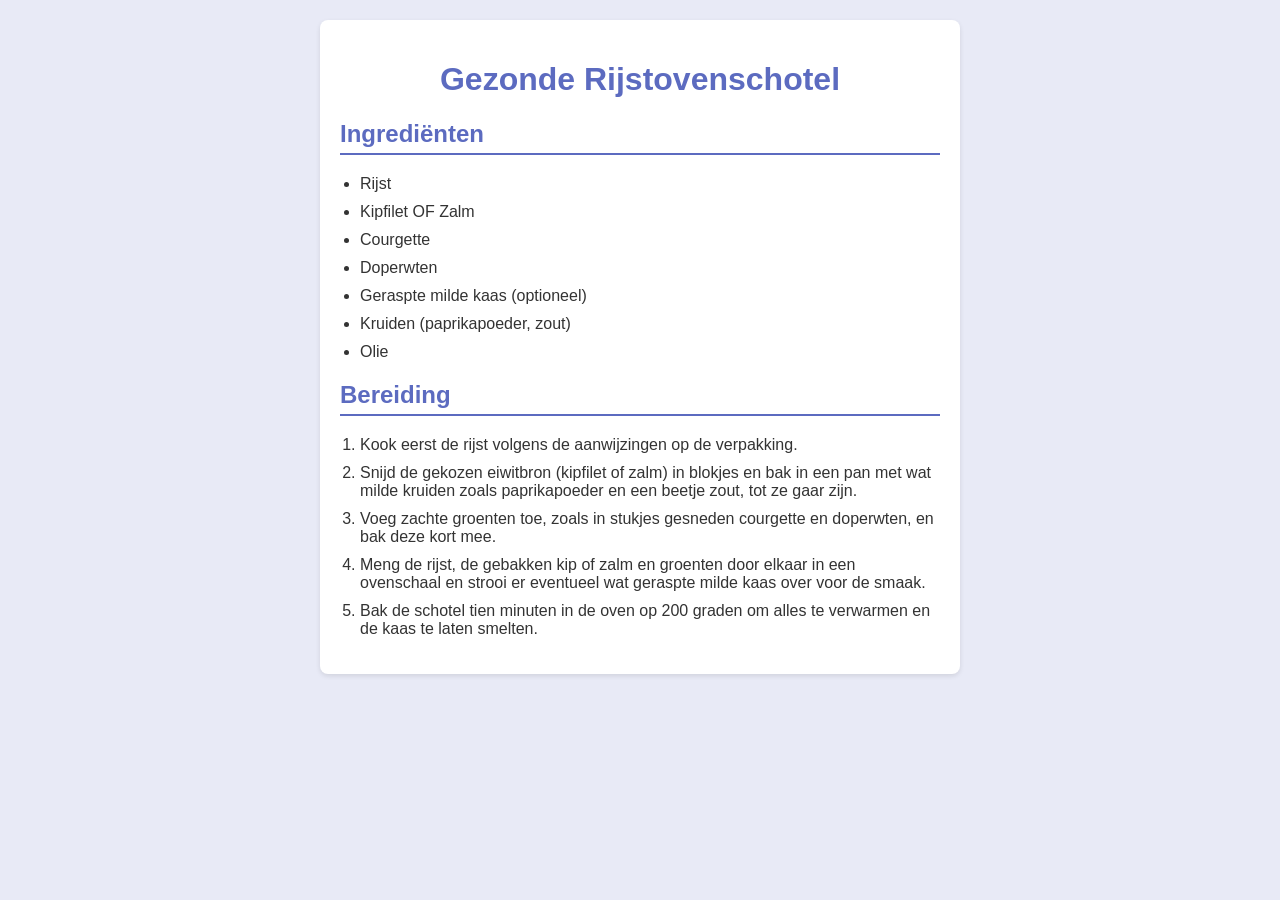
<file: ovenschotel.html>
<!DOCTYPE html>
<html lang="nl">
<head>
    <meta charset="UTF-8">
    <meta name="viewport" content="width=device-width, initial-scale=1.0">
    <title>Gezonde Rijstovenschotel</title>
    <style>
        :root {
            --primary: #5c6bc0;
            --secondary: #e8eaf6;
            --dark: #333;
            --light: #fff;
        }
        body {
            font-family: sans-serif;
            margin: 0;
            padding: 20px;
            background-color: var(--secondary);
            color: var(--dark);
        }
        .container {
            max-width: 600px;
            margin: 0 auto;
            background: var(--light);
            padding: 20px;
            border-radius: 8px;
            box-shadow: 0 2px 5px rgba(0,0,0,0.1);
        }
        h1 {
            color: var(--primary);
            text-align: center;
        }
        h2 {
            border-bottom: 2px solid var(--primary);
            padding-bottom: 5px;
            margin-top: 20px;
            color: var(--primary);
        }
        ul, ol {
            padding-left: 20px;
        }
        li {
            margin-bottom: 10px;
        }
    </style>
</head>
<body>
    <div class="container">
        <h1>Gezonde Rijstovenschotel</h1>
        
        <h2>Ingrediënten</h2>
        <ul>
            <li>Rijst</li>
            <li>Kipfilet OF Zalm</li>
            <li>Courgette</li>
            <li>Doperwten</li>
            <li>Geraspte milde kaas (optioneel)</li>
            <li>Kruiden (paprikapoeder, zout)</li>
            <li>Olie</li>
        </ul>

        <h2>Bereiding</h2>
        <ol>
            <li>Kook eerst de rijst volgens de aanwijzingen op de verpakking.</li>
            <li>Snijd de gekozen eiwitbron (kipfilet of zalm) in blokjes en bak in een pan met wat milde kruiden zoals paprikapoeder en een beetje zout, tot ze gaar zijn.</li>
            <li>Voeg zachte groenten toe, zoals in stukjes gesneden courgette en doperwten, en bak deze kort mee.</li>
            <li>Meng de rijst, de gebakken kip of zalm en groenten door elkaar in een ovenschaal en strooi er eventueel wat geraspte milde kaas over voor de smaak.</li>
            <li>Bak de schotel tien minuten in de oven op 200 graden om alles te verwarmen en de kaas te laten smelten.</li>
        </ol>
    </div>
</body>
</html>
</file>
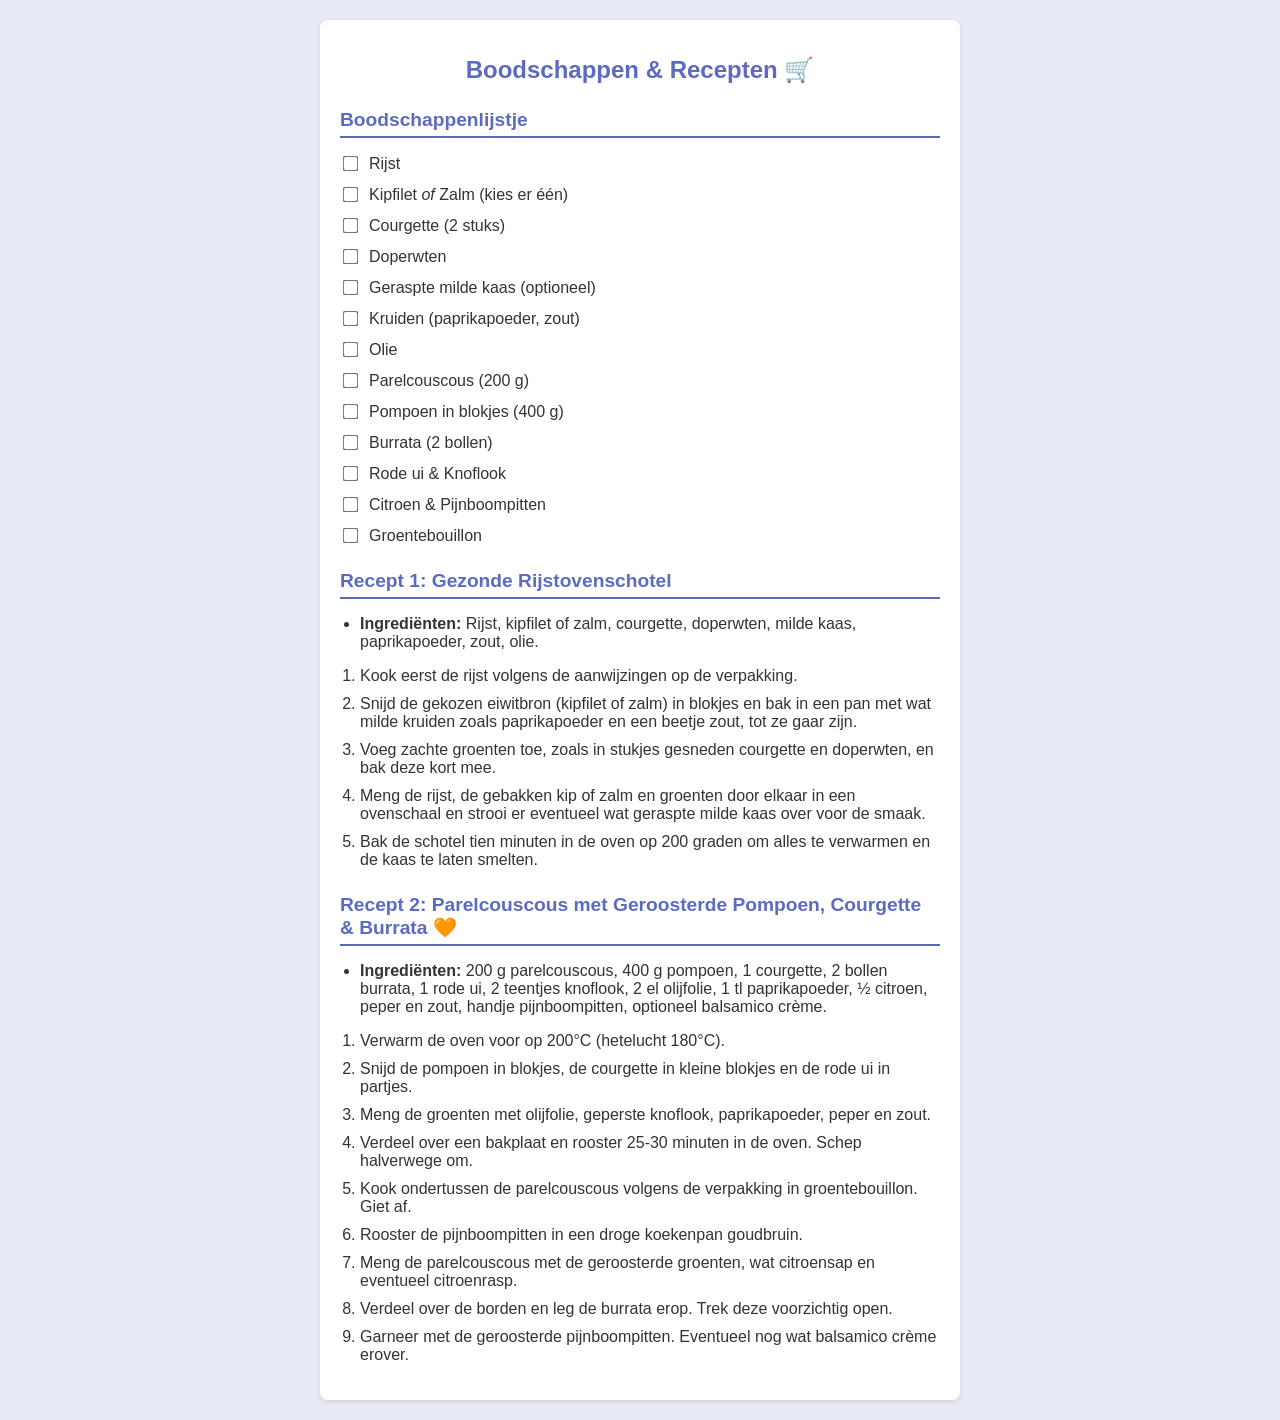
<file: parelcouscous.html>
<!DOCTYPE html>
<html lang="nl">
<head>
    <meta charset="UTF-8">
    <meta name="viewport" content="width=device-width, initial-scale=1.0">
    <title>Recepten & Boodschappen</title>
    <style>
        :root {
            --primary: #5c6bc0;
            --secondary: #e8eaf6;
            --dark: #333;
            --light: #fff;
        }
        body {
            font-family: sans-serif;
            margin: 0;
            padding: 20px;
            background-color: var(--secondary);
            color: var(--dark);
        }
        .container {
            max-width: 600px;
            margin: 0 auto;
            background: var(--light);
            padding: 20px;
            border-radius: 8px;
            box-shadow: 0 2px 5px rgba(0,0,0,0.1);
        }
        h1 {
            color: var(--primary);
            text-align: center;
            font-size: 1.5rem;
        }
        h2 {
            border-bottom: 2px solid var(--primary);
            padding-bottom: 5px;
            margin-top: 25px;
            color: var(--primary);
            font-size: 1.2rem;
        }
        ul, ol {
            padding-left: 20px;
        }
        li {
            margin-bottom: 10px;
        }
        .checklist {
            list-style-type: none;
            padding-left: 0;
        }
        .checklist li {
            margin-bottom: 12px;
            display: flex;
            align-items: center;
        }
        input[type="checkbox"] {
            margin-right: 12px;
            transform: scale(1.2);
            cursor: pointer;
        }
        .checklist label {
            cursor: pointer;
        }
        input[type="checkbox"]:checked + label {
            text-decoration: line-through;
            color: #888;
        }
    </style>
</head>
<body>
    <div class="container">
        <h1>Boodschappen & Recepten 🛒</h1>
        
        <h2>Boodschappenlijstje</h2>
        <ul class="checklist">
            <li>
                <input type="checkbox" id="item1">
                <label for="item1">Rijst</label>
            </li>
            <li>
                <input type="checkbox" id="item2">
                <label for="item2">Kipfilet <em>of</em> Zalm (kies er één)</label>
            </li>
            <li>
                <input type="checkbox" id="item3">
                <label for="item3">Courgette (2 stuks)</label>
            </li>
            <li>
                <input type="checkbox" id="item4">
                <label for="item4">Doperwten</label>
            </li>
            <li>
                <input type="checkbox" id="item5">
                <label for="item5">Geraspte milde kaas (optioneel)</label>
            </li>
            <li>
                <input type="checkbox" id="item6">
                <label for="item6">Kruiden (paprikapoeder, zout)</label>
            </li>
            <li>
                <input type="checkbox" id="item7">
                <label for="item7">Olie</label>
            </li>
            <li>
                <input type="checkbox" id="item8">
                <label for="item8">Parelcouscous (200 g)</label>
            </li>
            <li>
                <input type="checkbox" id="item9">
                <label for="item9">Pompoen in blokjes (400 g)</label>
            </li>
            <li>
                <input type="checkbox" id="item10">
                <label for="item10">Burrata (2 bollen)</label>
            </li>
            <li>
                <input type="checkbox" id="item11">
                <label for="item11">Rode ui & Knoflook</label>
            </li>
            <li>
                <input type="checkbox" id="item12">
                <label for="item12">Citroen & Pijnboompitten</label>
            </li>
            <li>
                <input type="checkbox" id="item13">
                <label for="item13">Groentebouillon</label>
            </li>
        </ul>

        <h2>Recept 1: Gezonde Rijstovenschotel</h2>
        <ul>
            <li><strong>Ingrediënten:</strong> Rijst, kipfilet of zalm, courgette, doperwten, milde kaas, paprikapoeder, zout, olie.</li>
        </ul>
        <ol>
            <li>Kook eerst de rijst volgens de aanwijzingen op de verpakking.</li>
            <li>Snijd de gekozen eiwitbron (kipfilet of zalm) in blokjes en bak in een pan met wat milde kruiden zoals paprikapoeder en een beetje zout, tot ze gaar zijn.</li>
            <li>Voeg zachte groenten toe, zoals in stukjes gesneden courgette en doperwten, en bak deze kort mee.</li>
            <li>Meng de rijst, de gebakken kip of zalm en groenten door elkaar in een ovenschaal en strooi er eventueel wat geraspte milde kaas over voor de smaak.</li>
            <li>Bak de schotel tien minuten in de oven op 200 graden om alles te verwarmen en de kaas te laten smelten.</li>
        </ol>

        <h2>Recept 2: Parelcouscous met Geroosterde Pompoen, Courgette & Burrata 🧡</h2>
        <ul>
            <li><strong>Ingrediënten:</strong> 200 g parelcouscous, 400 g pompoen, 1 courgette, 2 bollen burrata, 1 rode ui, 2 teentjes knoflook, 2 el olijfolie, 1 tl paprikapoeder, ½ citroen, peper en zout, handje pijnboompitten, optioneel balsamico crème.</li>
        </ul>
        <ol>
            <li>Verwarm de oven voor op 200°C (hetelucht 180°C).</li>
            <li>Snijd de pompoen in blokjes, de courgette in kleine blokjes en de rode ui in partjes.</li>
            <li>Meng de groenten met olijfolie, geperste knoflook, paprikapoeder, peper en zout.</li>
            <li>Verdeel over een bakplaat en rooster 25-30 minuten in de oven. Schep halverwege om.</li>
            <li>Kook ondertussen de parelcouscous volgens de verpakking in groentebouillon. Giet af.</li>
            <li>Rooster de pijnboompitten in een droge koekenpan goudbruin.</li>
            <li>Meng de parelcouscous met de geroosterde groenten, wat citroensap en eventueel citroenrasp.</li>
            <li>Verdeel over de borden en leg de burrata erop. Trek deze voorzichtig open.</li>
            <li>Garneer met de geroosterde pijnboompitten. Eventueel nog wat balsamico crème erover.</li>
        </ol>
    </div>
</body>
</html>
</file>
<file: css/style.css>
:root {
  --primary: #ff1493;
  --primary-light: #ff69b4;
  --primary-soft: #ffe4f0;
  --accent-yellow: #ffe600;
  --accent-cyan: #00d2ff;
  --accent-purple: #c042ff;
  --white: #ffffff;
  --text-dark: #3a152e;
  --shadow-main: rgba(255, 20, 147, 0.4);
}

/* ===================================================================
   LION KING SAVANNA THEME OVERRIDES
   =================================================================== */
body.theme-lionking {
  --primary: #d35400;
  --primary-light: #f39c12;
  --primary-soft: #fef5e7;
  --accent-yellow: #ffd700;
  --accent-cyan: #27ae60;
  --accent-purple: #8e44ad;
  --text-dark: #2c1a0e;
  --shadow-main: rgba(211, 84, 0, 0.45);
  background: linear-gradient(135deg, #ff4e50 0%, #f9d423 50%, #e65c00 100%);
}

* {
  box-sizing: border-box;
  margin: 0;
  padding: 0;
  user-select: none;
  -webkit-user-select: none;
}

body {
  font-family: 'Fredoka', cursive, sans-serif;
  background: linear-gradient(135deg, #ff9a9e 0%, #fecfef 50%, #a1c4fd 100%);
  min-height: 100vh;
  display: flex;
  justify-content: center;
  align-items: center;
  color: var(--text-dark);
  padding: 10px;
  overflow-x: hidden;
  transition: background 0.4s ease;
}

#game-container {
  width: 100%;
  max-width: 1000px;
  background: rgba(255, 255, 255, 0.88);
  backdrop-filter: blur(12px);
  -webkit-backdrop-filter: blur(12px);
  border-radius: 24px;
  border: 4px solid var(--primary-light);
  box-shadow: 0 15px 35px var(--shadow-main), inset 0 0 15px rgba(255, 255, 255, 0.8);
  padding: 16px;
  display: flex;
  flex-direction: column;
  align-items: center;
  gap: 12px;
  transition: all 0.3s ease;
}

/* Header */
.game-header {
  width: 100%;
  display: flex;
  justify-content: space-between;
  align-items: center;
  padding: 4px 12px;
  flex-wrap: wrap;
  gap: 8px;
}

.logo-title {
  font-family: 'Pacifico', cursive;
  font-size: 2.2rem;
  color: var(--primary);
  text-shadow: 2px 2px 0px #fff, 4px 4px 0px rgba(0, 0, 0, 0.12);
  letter-spacing: 1px;
  transition: all 0.3s ease;
}

body.theme-lionking .logo-title {
  font-family: 'Cinzel', serif;
  font-weight: 700;
  font-size: 1.9rem;
  color: #c0392b;
  text-shadow: 2px 2px 0px #ffd700, 3px 3px 0px #78281f;
}

.header-controls {
  display: flex;
  align-items: center;
  gap: 8px;
}

/* Theme Switch Button */
.theme-switch-btn {
  background: linear-gradient(135deg, #ffffff 0%, #fff0f5 100%);
  border: 2px solid var(--primary-light);
  border-radius: 20px;
  padding: 8px 14px;
  font-family: 'Fredoka', sans-serif;
  font-size: 0.95rem;
  font-weight: 700;
  color: var(--primary);
  cursor: pointer;
  box-shadow: 0 4px 10px rgba(0, 0, 0, 0.08);
  transition: all 0.25s ease;
  display: flex;
  align-items: center;
  gap: 6px;
}

.theme-switch-btn:hover {
  transform: scale(1.05);
  background: var(--primary-soft);
  box-shadow: 0 6px 14px var(--shadow-main);
}

.icon-btn {
  background: var(--white);
  border: 2px solid var(--primary-light);
  border-radius: 50%;
  width: 42px;
  height: 42px;
  font-size: 1.2rem;
  cursor: pointer;
  box-shadow: 0 4px 8px rgba(0, 0, 0, 0.08);
  transition: all 0.2s ease;
  display: flex;
  align-items: center;
  justify-content: center;
}

.icon-btn:hover {
  transform: scale(1.1);
  background: var(--primary-soft);
}

/* Canvas Viewport */
.canvas-wrapper {
  position: relative;
  width: 100%;
  aspect-ratio: 2 / 1;
  max-height: 480px;
  background: #000;
  border-radius: 16px;
  overflow: hidden;
  border: 3px solid var(--primary-light);
  box-shadow: inset 0 0 20px rgba(0, 0, 0, 0.2);
}

canvas {
  width: 100%;
  height: 100%;
  display: block;
}

/* In-Game HUD */
.hud-overlay {
  position: absolute;
  top: 12px;
  left: 12px;
  right: 12px;
  display: flex;
  justify-content: space-between;
  pointer-events: none;
  z-index: 10;
}

.hud-item {
  background: rgba(255, 255, 255, 0.9);
  backdrop-filter: blur(6px);
  padding: 6px 14px;
  border-radius: 20px;
  border: 2px solid var(--primary-light);
  display: flex;
  flex-direction: column;
  align-items: center;
  box-shadow: 0 4px 10px var(--shadow-main);
}

.hud-label {
  font-size: 0.65rem;
  font-weight: 700;
  color: var(--primary);
  letter-spacing: 0.5px;
}

.hud-value {
  font-family: 'Fredoka', sans-serif;
  font-size: 1.15rem;
  font-weight: 700;
  color: var(--text-dark);
}

.powerup-badge {
  position: absolute;
  top: 60px;
  left: 50%;
  transform: translateX(-50%);
  background: linear-gradient(90deg, var(--primary), var(--accent-yellow));
  color: #fff;
  font-weight: 700;
  font-size: 0.9rem;
  padding: 6px 16px;
  border-radius: 20px;
  box-shadow: 0 0 15px var(--accent-yellow);
  animation: pulse-glow 1s infinite alternate;
}

/* Modals */
.screen-modal {
  position: absolute;
  inset: 0;
  background: rgba(30, 10, 20, 0.68);
  backdrop-filter: blur(8px);
  display: flex;
  justify-content: center;
  align-items: center;
  z-index: 20;
  transition: opacity 0.3s ease;
}

.modal-card {
  background: linear-gradient(145deg, #ffffff 0%, var(--primary-soft) 100%);
  border: 4px solid var(--primary);
  border-radius: 24px;
  padding: 24px 32px;
  max-width: 490px;
  width: 92%;
  text-align: center;
  box-shadow: 0 20px 40px rgba(0, 0, 0, 0.3), 0 0 25px var(--shadow-main);
  display: flex;
  flex-direction: column;
  align-items: center;
  gap: 14px;
  animation: popIn 0.35s cubic-bezier(0.175, 0.885, 0.32, 1.275);
}

.sparkle-title {
  font-family: 'Pacifico', cursive;
  color: var(--primary);
  font-size: 1.9rem;
  margin-bottom: -4px;
}

body.theme-lionking .sparkle-title {
  font-family: 'Cinzel', serif;
  font-size: 1.7rem;
  color: #c0392b;
}

.tagline {
  font-size: 0.95rem;
  color: #553344;
  line-height: 1.4;
}

/* Character Selector */
.character-select-container {
  width: 100%;
  display: flex;
  flex-direction: column;
  align-items: center;
  gap: 8px;
}

.select-label {
  font-size: 0.85rem;
  font-weight: 700;
  color: var(--primary);
  text-transform: uppercase;
  letter-spacing: 0.5px;
}

.character-picker {
  display: flex;
  gap: 12px;
  width: 100%;
  justify-content: center;
}

.char-btn {
  flex: 1;
  max-width: 170px;
  background: #ffffff;
  border: 3px solid #ffccd5;
  border-radius: 16px;
  padding: 8px 12px;
  display: flex;
  align-items: center;
  justify-content: center;
  gap: 8px;
  cursor: pointer;
  font-family: 'Fredoka', sans-serif;
  font-size: 1.05rem;
  font-weight: 700;
  color: #555;
  transition: all 0.2s ease;
  box-shadow: 0 4px 10px rgba(0, 0, 0, 0.05);
}

body.theme-lionking .char-btn {
  border-color: #f0c38f;
}

.char-btn:hover {
  transform: translateY(-2px);
  border-color: var(--primary-light);
  background: #fff8fb;
}

.char-btn.active {
  border-color: var(--primary);
  background: linear-gradient(135deg, #ffeef6 0%, #ffd6ea 100%);
  color: var(--primary);
  box-shadow: 0 4px 14px var(--shadow-main);
  transform: scale(1.04);
}

body.theme-lionking .char-btn.active {
  border-color: #d35400;
  background: linear-gradient(135deg, #fff3e0 0%, #ffe0b2 100%);
  color: #d35400;
}

.char-btn[data-char="ken"].active {
  border-color: #00b4d8;
  background: linear-gradient(135deg, #e0f7fa 0%, #b2ebf2 100%);
  color: #0077b6;
  box-shadow: 0 4px 14px rgba(0, 180, 216, 0.4);
}

.char-btn[data-char="nala"].active {
  border-color: #e67e22;
  background: linear-gradient(135deg, #fdfefe 0%, #fdebd0 100%);
  color: #b9770e;
  box-shadow: 0 4px 14px rgba(230, 126, 34, 0.4);
}

.char-avatar {
  font-size: 1.4rem;
}

.char-btn-go {
  padding: 6px 14px;
  font-size: 0.95rem;
}

.controls-guide {
  display: flex;
  gap: 16px;
  margin: 4px 0;
  width: 100%;
}

.guide-item {
  flex: 1;
  background: var(--primary-soft);
  padding: 10px;
  border-radius: 12px;
  border: 1px dashed var(--primary-light);
  font-size: 0.85rem;
}

.guide-item p {
  margin-top: 4px;
  font-weight: 600;
  color: var(--primary);
}

.key-badge {
  display: inline-block;
  background: #ffffff;
  border: 2px solid var(--primary-light);
  border-radius: 6px;
  padding: 2px 8px;
  font-size: 0.75rem;
  font-weight: 700;
  box-shadow: 0 2px 0 var(--primary-light);
}

.pink-btn {
  background: linear-gradient(135deg, var(--primary) 0%, var(--primary-light) 100%);
  color: #ffffff;
  font-family: 'Fredoka', sans-serif;
  font-size: 1.15rem;
  font-weight: 700;
  border: none;
  border-radius: 30px;
  padding: 12px 32px;
  cursor: pointer;
  box-shadow: 0 8px 18px var(--shadow-main), inset 0 2px 2px rgba(255, 255, 255, 0.4);
  transition: all 0.2s ease;
  letter-spacing: 0.5px;
}

.pink-btn:hover {
  transform: translateY(-2px) scale(1.04);
  box-shadow: 0 12px 24px var(--shadow-main);
}

.pink-btn:active {
  transform: translateY(1px) scale(0.98);
}

.gameover-title {
  color: var(--primary);
  font-size: 1.7rem;
}

.results-box {
  width: 100%;
  background: #fff8fb;
  border-radius: 14px;
  padding: 12px 18px;
  display: flex;
  flex-direction: column;
  gap: 8px;
  border: 1px solid #ffd0e0;
}

body.theme-lionking .results-box {
  background: #fffaf0;
  border-color: #f5cba7;
}

.result-row {
  display: flex;
  justify-content: space-between;
  font-size: 1rem;
}

.highlight-row {
  border-top: 2px dashed var(--primary-light);
  padding-top: 8px;
  color: var(--primary);
  font-size: 1.1rem;
}

/* Touch Controls for Mobile */
.touch-controls {
  display: none;
  width: 100%;
  gap: 16px;
  justify-content: space-between;
  padding: 6px 0;
}

.touch-btn {
  flex: 1;
  background: linear-gradient(180deg, #ffffff 0%, var(--primary-soft) 100%);
  border: 3px solid var(--primary);
  border-radius: 16px;
  padding: 14px 10px;
  display: flex;
  flex-direction: column;
  align-items: center;
  gap: 4px;
  cursor: pointer;
  box-shadow: 0 6px 12px var(--shadow-main);
  transition: transform 0.1s ease, background 0.1s ease;
}

.touch-btn span {
  font-size: 1.8rem;
}

.touch-btn label {
  font-size: 0.95rem;
  font-weight: 700;
  color: var(--primary);
}

.touch-btn:active {
  transform: scale(0.95);
  background: var(--primary-soft);
}

/* Footer */
.game-footer {
  font-size: 0.8rem;
  color: #774455;
  text-align: center;
}

.hidden {
  display: none !important;
}

/* Animations */
@keyframes popIn {
  0% { transform: scale(0.7); opacity: 0; }
  100% { transform: scale(1); opacity: 1; }
}

@keyframes pulse-glow {
  0% { box-shadow: 0 0 8px var(--accent-yellow); }
  100% { box-shadow: 0 0 22px var(--primary), 0 0 35px var(--accent-yellow); }
}

.pulse {
  animation: pulse-button 1.8s infinite;
}

@keyframes pulse-button {
  0%, 100% { transform: scale(1); }
  50% { transform: scale(1.05); }
}

/* Responsive adjustments */
@media (max-width: 768px) {
  .logo-title {
    font-size: 1.5rem;
  }
  .touch-controls {
    display: flex;
  }
  .modal-card {
    padding: 18px 20px;
  }
  .sparkle-title {
    font-size: 1.4rem;
  }
  .hud-item {
    padding: 4px 10px;
  }
  .hud-value {
    font-size: 0.95rem;
  }
}
</file>
